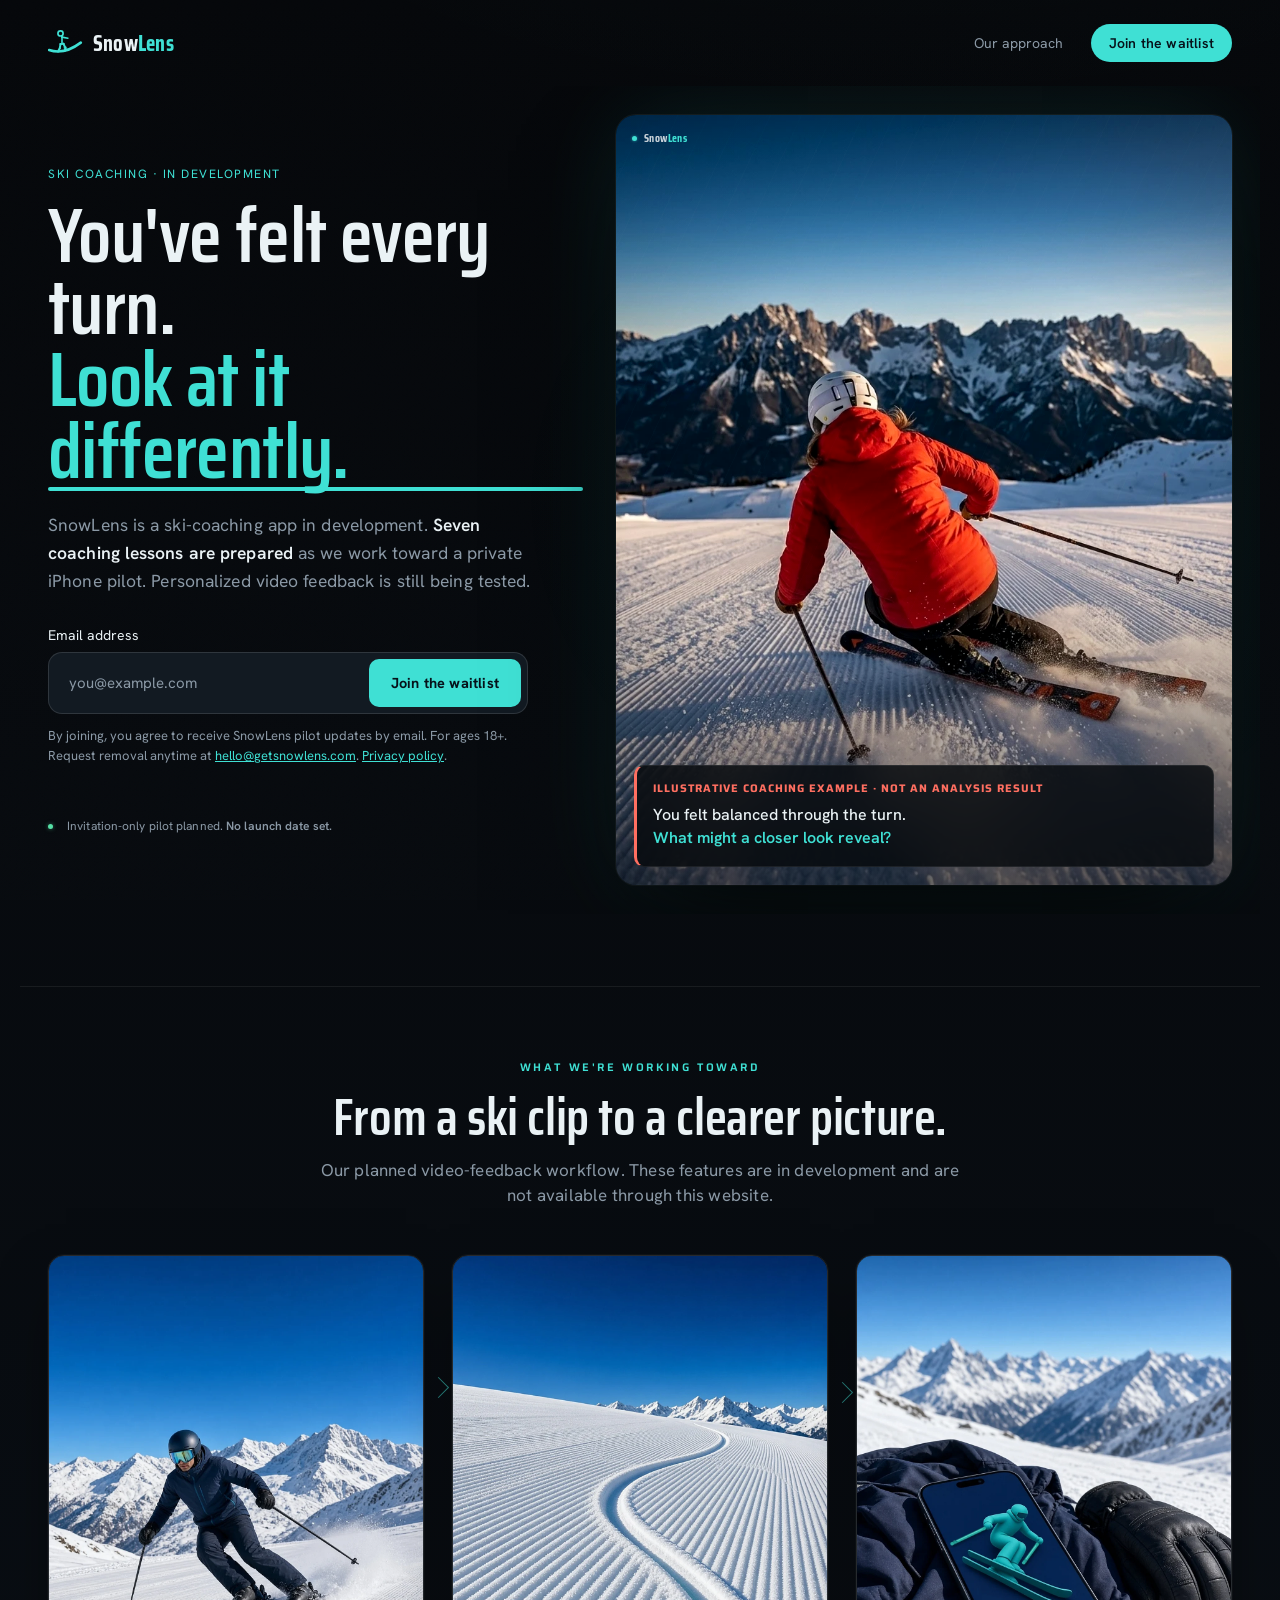
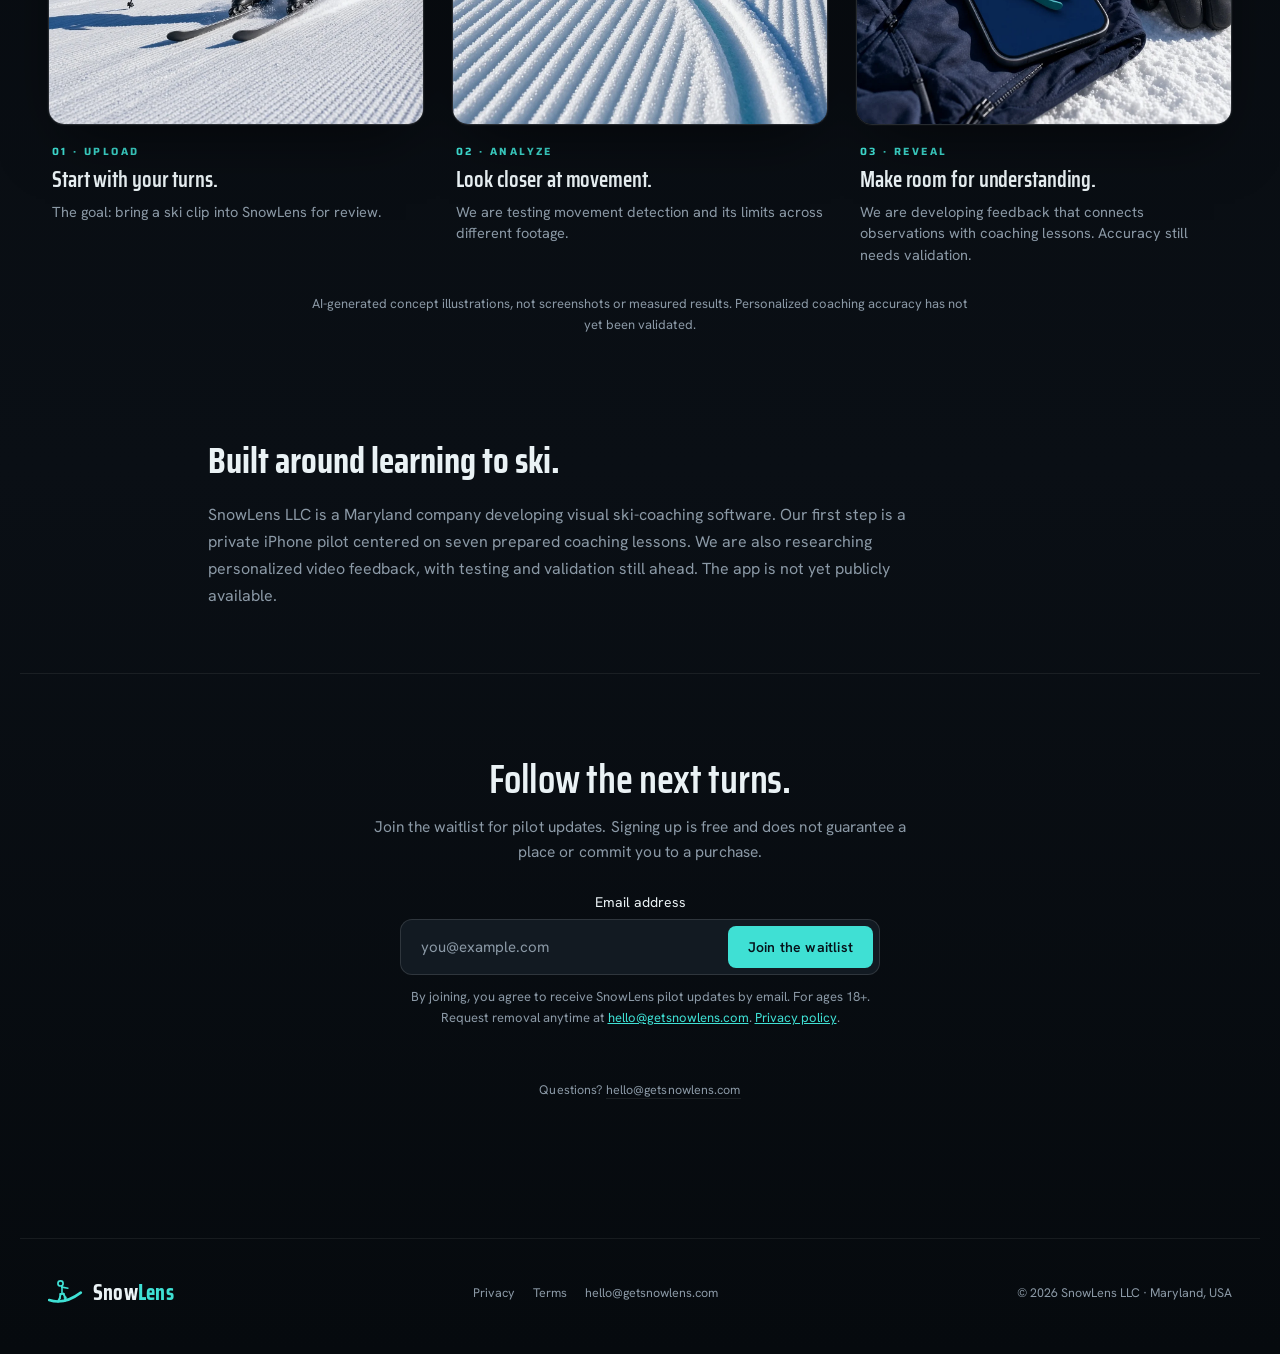
<file: index.html>
<!doctype html><html lang="en"><head><meta charset="utf-8"><meta name="viewport" content="width=device-width,initial-scale=1">
<title>SnowLens — Ski coaching, in development</title><meta name="description" content="Seven ski coaching lessons prepared. A private iPhone pilot is planned; personalized video analysis is still in development. Join the SnowLens waitlist."><link rel="canonical" href="https://www.getsnowlens.com/">
<meta property="og:type" content="website"><meta property="og:site_name" content="SnowLens"><meta property="og:title" content="SnowLens — Ski coaching, in development"><meta property="og:description" content="Seven ski coaching lessons prepared. A private iPhone pilot is planned; personalized video analysis is still in development. Join the SnowLens waitlist."><meta property="og:url" content="https://www.getsnowlens.com/"><meta property="og:image" content="https://www.getsnowlens.com/social.jpg"><meta property="og:image:width" content="1200"><meta property="og:image:height" content="630"><meta property="og:image:alt" content="Skier carving a turn in the snow">
<meta name="twitter:card" content="summary_large_image"><meta name="twitter:title" content="SnowLens — Ski coaching, in development"><meta name="twitter:description" content="Seven ski coaching lessons prepared. A private iPhone pilot is planned; personalized video analysis is still in development. Join the SnowLens waitlist."><meta name="twitter:image" content="https://www.getsnowlens.com/social.jpg">
<link rel="icon" href="/favicon.ico" sizes="any"><link rel="icon" type="image/svg+xml" href="/favicon.svg"><link rel="apple-touch-icon" href="/apple-touch-icon.png">
<link rel="preconnect" href="https://fonts.googleapis.com"><link rel="preconnect" href="https://fonts.gstatic.com" crossorigin><link href="https://fonts.googleapis.com/css2?family=Hanken+Grotesk:wght@400;500;600;700&amp;family=Saira+Condensed:wght@500;600;700&amp;family=Saira:wght@500;600&amp;display=swap" rel="stylesheet"><link rel="stylesheet" href="/styles.css"></head><body><a class="skip" href="#main">Skip to content</a><header><a class="wordmark" href="/" aria-label="SnowLens home"><svg class="logo" viewBox="6 12 98 76" xmlns="http://www.w3.org/2000/svg" aria-hidden="true"><path d="M9 69 Q50 83 95 49" fill="none" stroke="currentColor" stroke-width="7" stroke-linecap="round" stroke-linejoin="round"/><path d="M40 53 L38 64 L33 73.08" fill="none" stroke="currentColor" stroke-width="5.4" stroke-linecap="round" stroke-linejoin="round"/><path d="M48 52 L53 63 L52 70.75" fill="none" stroke="currentColor" stroke-width="5.4" stroke-linecap="round" stroke-linejoin="round"/><path d="M40 53 L48 52" fill="none" stroke="currentColor" stroke-width="4.4" stroke-linecap="round" stroke-linejoin="round"/><path d="M44 34 L44 52.5" fill="none" stroke="currentColor" stroke-width="4.4" stroke-linecap="round" stroke-linejoin="round"/><path d="M42.60 30.50 L44 34" fill="none" stroke="currentColor" stroke-width="4.4" stroke-linecap="round" stroke-linejoin="round"/><path d="M44 34 L60 37" fill="none" stroke="currentColor" stroke-width="4.4" stroke-linecap="round" stroke-linejoin="round"/><circle cx="40" cy="24" r="7" fill="none" stroke="currentColor" stroke-width="4.6"/><circle cx="40" cy="53" r="3" fill="currentColor"/><circle cx="48" cy="52" r="3" fill="currentColor"/><circle cx="38" cy="64" r="2.76" fill="currentColor"/><circle cx="53" cy="63" r="3.5" fill="none" stroke="currentColor" stroke-width="1.8"/></svg><span class="brand">Snow<b>Lens</b></span></a><nav class="nav" aria-label="Main navigation"><a href="#how">Our approach</a><a href="#emailForm" class="btn-tiny">Join the waitlist</a></nav></header><main id="main">
<section class="hero"><div class="col-copy"><p class="eyebrow">Ski coaching · In development</p>
<h1 class="headline">You've felt every turn.<br><span class="strike">Look at it differently.</span></h1>
<p class="sub">SnowLens is a ski-coaching app in development. <b>Seven coaching lessons are prepared</b> as we work toward a private iPhone pilot. Personalized video feedback is still being tested.</p>
<div class="cta-wrap"><label class="form-label" for="emailForm-email">Email address</label><form class="capture" id="emailForm" action="https://formspree.io/f/xdeewgpj" method="POST" aria-describedby="emailForm-note">
<input id="emailForm-email" type="email" name="email" autocomplete="email" placeholder="you@example.com" maxlength="254" required>
<input class="honeypot" type="text" name="_gotcha" tabindex="-1" autocomplete="off" aria-hidden="true">
<button type="submit"><span class="btn-label">Join the waitlist</span></button></form>
<p class="form-note" id="emailForm-note">By joining, you agree to receive SnowLens pilot updates by email. For ages 18+. Request removal anytime at <a href="mailto:hello@getsnowlens.com?subject=Remove%20me%20from%20the%20waitlist">hello@getsnowlens.com</a>. <a href="/privacy.html">Privacy policy</a>.</p>
<p class="form-status" id="emailForm-status" role="status" aria-live="polite" aria-atomic="true"></p><div class="trust"><span class="dot" aria-hidden="true"></span><span>Invitation-only pilot planned. <b>No launch date set.</b></span></div></div></div>
<div class="col-hero"><div class="hero-card" data-has-image="true"><div class="hero-frame"><div class="hero-photo" role="img" aria-label="Skier carving a turn in the snow"></div><div class="hero-wm"><span>Snow<b>Lens</b></span></div><div class="hero-insight"><span class="lbl">Illustrative coaching example · Not an analysis result</span><span class="obs">You felt balanced through the turn.<br><em>What might a closer look reveal?</em></span></div></div></div></div></section>
<section class="proof" id="how"><div class="proof-eye">What we're working toward</div><h2 class="proof-h">From a ski clip to a clearer picture.</h2><p class="proof-sub">Our planned video-feedback workflow. These features are in development and are not available through this website.</p><div class="proof-grid"><article class="proof-panel"><div class="proof-frame"><img class="proof-image" src="/01-upload.webp" alt="AI illustration of a skier making a turn" width="1200" height="1500" loading="lazy" decoding="async"></div><div class="proof-cap"><div class="step">01 · Upload</div><h3>Start with your turns.</h3><p>The goal: bring a ski clip into SnowLens for review.</p></div></article><article class="proof-panel"><div class="proof-frame"><img class="proof-image" src="/02-analyze.webp" alt="AI illustration of curved tracks in fresh snow" width="1200" height="1500" loading="lazy" decoding="async"></div><div class="proof-cap"><div class="step">02 · Analyze</div><h3>Look closer at movement.</h3><p>We are testing movement detection and its limits across different footage.</p></div></article><article class="proof-panel"><div class="proof-frame"><img class="proof-image" src="/03-reveal.webp" alt="AI concept illustration of a phone with a stylized skier; not an app screenshot" width="1200" height="1500" loading="lazy" decoding="async"></div><div class="proof-cap"><div class="step">03 · Reveal</div><h3>Make room for understanding.</h3><p>We are developing feedback that connects observations with coaching lessons. Accuracy still needs validation.</p></div></article></div><p class="image-note">AI-generated concept illustrations, not screenshots or measured results. Personalized coaching accuracy has not yet been validated.</p></section>
<section class="about" id="about"><h2>Built around learning to ski.</h2><p>SnowLens LLC is a Maryland company developing visual ski-coaching software. Our first step is a private iPhone pilot centered on seven prepared coaching lessons. We are also researching personalized video feedback, with testing and validation still ahead. The app is not yet publicly available.</p></section>
<section class="cta2"><h2 class="cta2-h">Follow the next turns.</h2><p class="cta2-sub">Join the waitlist for pilot updates. Signing up is free and does not guarantee a place or commit you to a purchase.</p><label class="form-label" for="emailForm2-email">Email address</label><form class="cta2-form" id="emailForm2" action="https://formspree.io/f/xdeewgpj" method="POST" aria-describedby="emailForm2-note">
<input id="emailForm2-email" type="email" name="email" autocomplete="email" placeholder="you@example.com" maxlength="254" required>
<input class="honeypot" type="text" name="_gotcha" tabindex="-1" autocomplete="off" aria-hidden="true">
<button type="submit"><span class="btn-label">Join the waitlist</span></button></form>
<p class="form-note" id="emailForm2-note">By joining, you agree to receive SnowLens pilot updates by email. For ages 18+. Request removal anytime at <a href="mailto:hello@getsnowlens.com?subject=Remove%20me%20from%20the%20waitlist">hello@getsnowlens.com</a>. <a href="/privacy.html">Privacy policy</a>.</p>
<p class="form-status" id="emailForm2-status" role="status" aria-live="polite" aria-atomic="true"></p><p class="cta2-support">Questions? <a href="mailto:hello@getsnowlens.com">hello@getsnowlens.com</a></p></section></main><footer><a class="wordmark" href="/" aria-label="SnowLens home"><svg class="logo" viewBox="6 12 98 76" xmlns="http://www.w3.org/2000/svg" aria-hidden="true"><path d="M9 69 Q50 83 95 49" fill="none" stroke="currentColor" stroke-width="7" stroke-linecap="round" stroke-linejoin="round"/><path d="M40 53 L38 64 L33 73.08" fill="none" stroke="currentColor" stroke-width="5.4" stroke-linecap="round" stroke-linejoin="round"/><path d="M48 52 L53 63 L52 70.75" fill="none" stroke="currentColor" stroke-width="5.4" stroke-linecap="round" stroke-linejoin="round"/><path d="M40 53 L48 52" fill="none" stroke="currentColor" stroke-width="4.4" stroke-linecap="round" stroke-linejoin="round"/><path d="M44 34 L44 52.5" fill="none" stroke="currentColor" stroke-width="4.4" stroke-linecap="round" stroke-linejoin="round"/><path d="M42.60 30.50 L44 34" fill="none" stroke="currentColor" stroke-width="4.4" stroke-linecap="round" stroke-linejoin="round"/><path d="M44 34 L60 37" fill="none" stroke="currentColor" stroke-width="4.4" stroke-linecap="round" stroke-linejoin="round"/><circle cx="40" cy="24" r="7" fill="none" stroke="currentColor" stroke-width="4.6"/><circle cx="40" cy="53" r="3" fill="currentColor"/><circle cx="48" cy="52" r="3" fill="currentColor"/><circle cx="38" cy="64" r="2.76" fill="currentColor"/><circle cx="53" cy="63" r="3.5" fill="none" stroke="currentColor" stroke-width="1.8"/></svg><span class="brand">Snow<b>Lens</b></span></a><div class="links"><a href="/privacy.html">Privacy</a><a href="/terms.html">Terms</a><a href="mailto:hello@getsnowlens.com">hello@getsnowlens.com</a></div><div>© 2026 SnowLens LLC · Maryland, USA</div></footer><script src="/waitlist.js" defer></script></body></html>
</file>
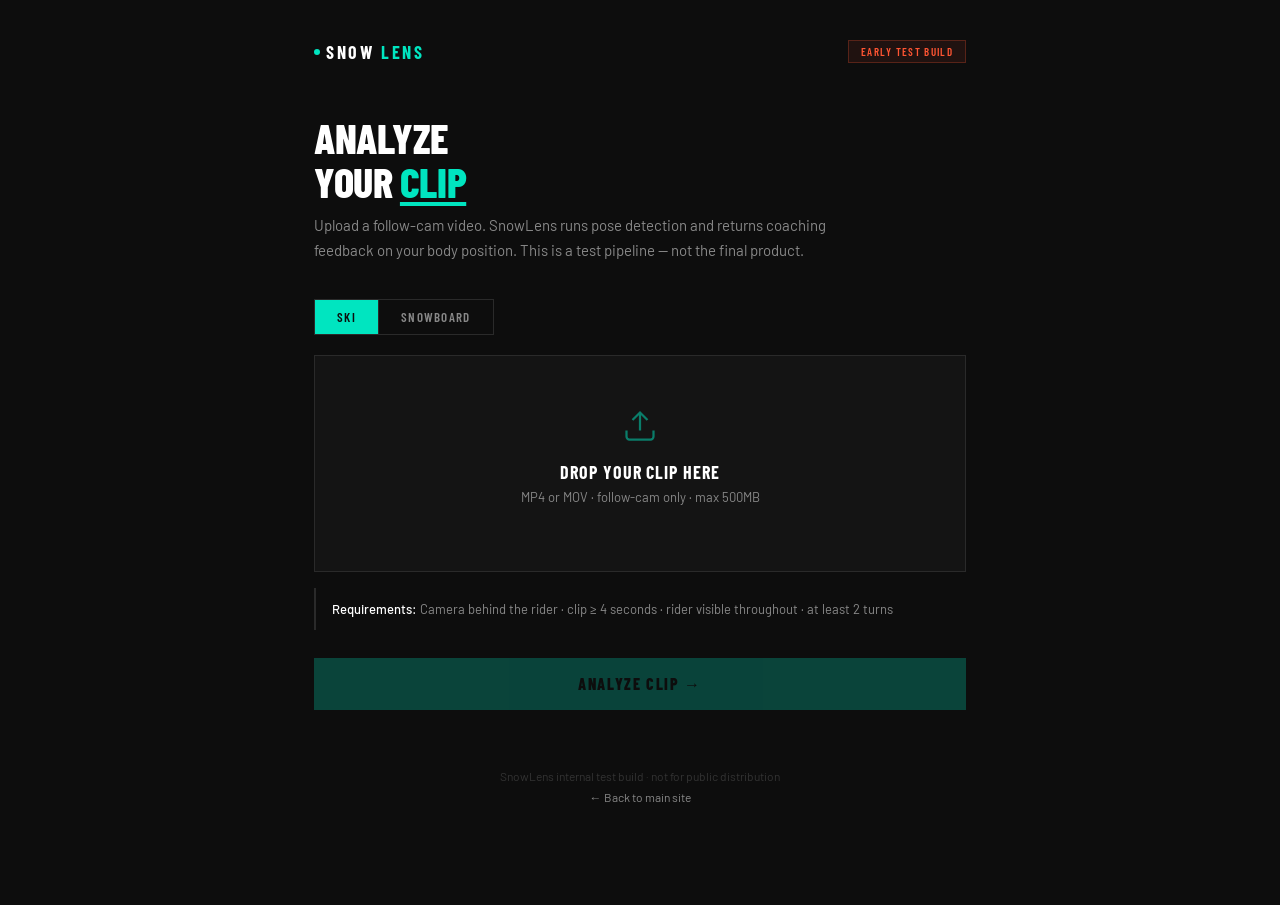
<file: analyze (1).html>
<!DOCTYPE html>
<html lang="en">
<head>
  <meta charset="UTF-8">
  <meta name="viewport" content="width=device-width, initial-scale=1.0">
  <title>SnowLens — Analyze</title>
  <link rel="preconnect" href="https://fonts.googleapis.com">
  <link href="https://fonts.googleapis.com/css2?family=Barlow+Condensed:wght@400;600;700;800&family=Barlow:wght@400;500&display=swap" rel="stylesheet">
  <style>
    *, *::before, *::after { box-sizing: border-box; margin: 0; padding: 0; }

    :root {
      --bg: #0d0d0d;
      --surface: #141414;
      --border: #1e1e1e;
      --border-lit: #2a2a2a;
      --text: #ffffff;
      --text-muted: #888888;
      --text-dim: #333333;
      --cyan: #00e5c0;
      --cyan-dim: rgba(0, 229, 192, 0.07);
      --cyan-border: rgba(0, 229, 192, 0.2);
      --coral: #ff5533;
      --coral-dim: rgba(255, 85, 51, 0.08);
      --coral-border: rgba(255, 85, 51, 0.25);
      --display: 'Barlow Condensed', sans-serif;
      --body: 'Barlow', sans-serif;
    }

    html, body {
      background: var(--bg);
      color: var(--text);
      font-family: var(--body);
      min-height: 100vh;
    }

    .page {
      max-width: 700px;
      margin: 0 auto;
      padding: 40px 24px 96px;
    }

    /* ── Header ── */
    .header {
      display: flex;
      align-items: center;
      justify-content: space-between;
      margin-bottom: 52px;
    }

    .logo {
      font-family: var(--display);
      font-size: 18px;
      font-weight: 700;
      letter-spacing: 0.15em;
      text-transform: uppercase;
      color: var(--text);
      text-decoration: none;
      display: flex;
      align-items: center;
      gap: 6px;
    }

    .logo-dot {
      width: 6px;
      height: 6px;
      border-radius: 50%;
      background: var(--cyan);
      display: inline-block;
    }

    .logo em { color: var(--cyan); font-style: normal; }

    .badge {
      font-family: var(--display);
      font-size: 11px;
      font-weight: 600;
      letter-spacing: 0.12em;
      text-transform: uppercase;
      color: var(--coral);
      border: 1px solid var(--coral-border);
      padding: 4px 12px;
      background: var(--coral-dim);
    }

    /* ── Title ── */
    .title-block { margin-bottom: 36px; }

    .title-block h1 {
      font-family: var(--display);
      font-size: 42px;
      font-weight: 800;
      line-height: 1.05;
      letter-spacing: -0.01em;
      text-transform: uppercase;
      margin-bottom: 10px;
    }

    .title-block h1 em {
      color: var(--cyan);
      font-style: normal;
      text-decoration: underline;
      text-decoration-color: var(--cyan);
      text-underline-offset: 4px;
    }

    .title-block p {
      font-size: 15px;
      color: var(--text-muted);
      line-height: 1.65;
      max-width: 520px;
    }

    /* ── Sport toggle ── */
    .sport-toggle {
      display: flex;
      gap: 0;
      margin-bottom: 20px;
      border: 1px solid var(--border-lit);
      display: inline-flex;
    }

    .sport-btn {
      font-family: var(--display);
      font-size: 13px;
      font-weight: 600;
      letter-spacing: 0.1em;
      text-transform: uppercase;
      padding: 9px 22px;
      background: transparent;
      border: none;
      color: var(--text-muted);
      cursor: pointer;
      transition: all 0.15s;
    }

    .sport-btn + .sport-btn { border-left: 1px solid var(--border-lit); }

    .sport-btn.active {
      background: var(--cyan);
      color: #0d0d0d;
    }

    .sport-btn:hover:not(.active) { color: var(--text); background: var(--surface); }

    /* ── Upload zone ── */
    .upload-zone {
      border: 1px solid var(--border-lit);
      background: var(--surface);
      padding: 52px 32px;
      text-align: center;
      cursor: pointer;
      transition: all 0.2s;
      position: relative;
      margin-bottom: 16px;
    }

    .upload-zone:hover,
    .upload-zone.drag-over {
      border-color: var(--cyan-border);
      background: var(--cyan-dim);
    }

    .upload-zone input[type="file"] {
      position: absolute;
      inset: 0;
      opacity: 0;
      cursor: pointer;
      width: 100%;
      height: 100%;
    }

    .upload-icon {
      width: 36px;
      height: 36px;
      margin: 0 auto 14px;
      color: var(--cyan);
      opacity: 0.5;
    }

    .upload-zone h2 {
      font-family: var(--display);
      font-size: 18px;
      font-weight: 700;
      letter-spacing: 0.05em;
      text-transform: uppercase;
      color: var(--text);
      margin-bottom: 6px;
    }

    .upload-zone p {
      font-size: 13px;
      color: var(--text-muted);
    }

    .file-selected {
      margin-top: 14px;
      font-size: 13px;
      color: var(--cyan);
      font-weight: 500;
    }

    /* ── Requirements ── */
    .requirements {
      border-left: 2px solid var(--border-lit);
      padding: 10px 16px;
      margin-bottom: 28px;
    }

    .requirements p {
      font-size: 13px;
      color: var(--text-muted);
      line-height: 1.7;
    }

    .requirements p strong { color: var(--text); font-weight: 500; }

    /* ── Submit ── */
    .submit-btn {
      width: 100%;
      padding: 16px;
      background: var(--cyan);
      color: #0d0d0d;
      border: none;
      font-family: var(--display);
      font-size: 16px;
      font-weight: 800;
      letter-spacing: 0.1em;
      text-transform: uppercase;
      cursor: pointer;
      transition: opacity 0.15s;
    }

    .submit-btn:hover { opacity: 0.88; }
    .submit-btn:disabled { opacity: 0.25; cursor: not-allowed; }

    /* ── States ── */
    #state-idle { display: block; }
    #state-processing, #state-result, #state-error { display: none; }

    /* ── Processing ── */
    .processing-block {
      padding: 80px 0;
      text-align: center;
    }

    .spinner {
      width: 36px;
      height: 36px;
      border: 2px solid var(--border-lit);
      border-top-color: var(--cyan);
      border-radius: 50%;
      margin: 0 auto 24px;
      animation: spin 0.85s linear infinite;
    }

    @keyframes spin { to { transform: rotate(360deg); } }

    .processing-block h2 {
      font-family: var(--display);
      font-size: 22px;
      font-weight: 700;
      text-transform: uppercase;
      letter-spacing: 0.05em;
      margin-bottom: 8px;
    }

    .processing-block p { font-size: 14px; color: var(--text-muted); }

    .processing-step {
      margin-top: 28px;
      font-size: 12px;
      color: var(--text-dim);
      letter-spacing: 0.06em;
      text-transform: uppercase;
      font-family: var(--display);
      min-height: 18px;
    }

    /* ── Result ── */
    .result-block { animation: fadeUp 0.35s ease; }
    @keyframes fadeUp { from { opacity: 0; transform: translateY(10px); } to { opacity: 1; transform: none; } }

    .result-eyebrow {
      font-family: var(--display);
      font-size: 11px;
      font-weight: 600;
      letter-spacing: 0.14em;
      text-transform: uppercase;
      color: var(--coral);
      margin-bottom: 14px;
    }

    .coaching-card {
      background: var(--surface);
      border: 1px solid var(--border-lit);
      border-left: 3px solid var(--cyan);
      padding: 28px 32px;
      margin-bottom: 20px;
    }

    .coaching-card p {
      font-size: 17px;
      line-height: 1.75;
      color: var(--text);
    }

    .meta-row {
      display: flex;
      flex-wrap: wrap;
      gap: 10px;
      margin-bottom: 36px;
    }

    .meta-pill {
      font-family: var(--display);
      font-size: 12px;
      font-weight: 600;
      letter-spacing: 0.08em;
      text-transform: uppercase;
      color: var(--text-muted);
      background: var(--surface);
      border: 1px solid var(--border-lit);
      padding: 5px 14px;
    }

    .meta-pill span { color: var(--cyan); }

    .divider {
      border: none;
      border-top: 1px solid var(--border);
      margin: 32px 0;
    }

    .again-btn {
      font-family: var(--display);
      font-size: 13px;
      font-weight: 600;
      letter-spacing: 0.08em;
      text-transform: uppercase;
      padding: 10px 20px;
      background: transparent;
      border: 1px solid var(--border-lit);
      color: var(--text-muted);
      cursor: pointer;
      transition: all 0.15s;
    }

    .again-btn:hover { border-color: var(--cyan-border); color: var(--cyan); }

    /* ── Error ── */
    .error-card {
      background: var(--coral-dim);
      border: 1px solid var(--coral-border);
      padding: 22px 26px;
      margin-bottom: 24px;
    }

    .error-card h3 {
      font-family: var(--display);
      font-size: 14px;
      font-weight: 700;
      letter-spacing: 0.08em;
      text-transform: uppercase;
      color: var(--coral);
      margin-bottom: 8px;
    }

    .error-card p { font-size: 14px; color: var(--text-muted); line-height: 1.6; }

    /* ── Footer ── */
    .footer-note {
      margin-top: 56px;
      font-size: 12px;
      color: var(--text-dim);
      text-align: center;
      line-height: 1.8;
    }

    .footer-note a { color: var(--text-muted); text-decoration: none; }
    .footer-note a:hover { color: var(--cyan); }
  </style>
</head>
<body>

<div class="page">

  <header class="header">
    <a href="/" class="logo">
      <span class="logo-dot"></span>
      Snow <em>Lens</em>
    </a>
    <div class="badge">Early Test Build</div>
  </header>

  <!-- IDLE -->
  <div id="state-idle">
    <div class="title-block">
      <h1>Analyze<br>your <em>clip</em></h1>
      <p>Upload a follow-cam video. SnowLens runs pose detection and returns coaching feedback on your body position. This is a test pipeline — not the final product.</p>
    </div>

    <div class="sport-toggle">
      <button class="sport-btn active" onclick="setSport('ski', this)">Ski</button>
      <button class="sport-btn" onclick="setSport('snowboard', this)">Snowboard</button>
    </div>

    <div class="upload-zone" id="upload-zone">
      <input type="file" id="video-input" accept="video/*" onchange="onFileSelected(this)">
      <svg class="upload-icon" viewBox="0 0 24 24" fill="none" stroke="currentColor" stroke-width="1.5">
        <path d="M21 15v4a2 2 0 01-2 2H5a2 2 0 01-2-2v-4M17 8l-5-5-5 5M12 3v12"/>
      </svg>
      <h2>Drop your clip here</h2>
      <p>MP4 or MOV · follow-cam only · max 500MB</p>
      <div class="file-selected" id="file-name-display"></div>
    </div>

    <div class="requirements">
      <p><strong>Requirements:</strong> Camera behind the rider · clip ≥ 4 seconds · rider visible throughout · at least 2 turns</p>
    </div>

    <button class="submit-btn" id="submit-btn" onclick="submitVideo()" disabled>
      Analyze clip →
    </button>
  </div>

  <!-- PROCESSING -->
  <div id="state-processing">
    <div class="processing-block">
      <div class="spinner"></div>
      <h2>Analyzing your clip</h2>
      <p>Running pose detection and generating coaching feedback.</p>
      <div class="processing-step" id="processing-step">Initializing...</div>
    </div>
  </div>

  <!-- RESULT -->
  <div id="state-result">
    <div class="result-block">
      <div class="result-eyebrow">What actually happened</div>
      <div class="coaching-card">
        <p id="coaching-text"></p>
      </div>
      <div class="meta-row" id="meta-row"></div>
      <hr class="divider">
      <button class="again-btn" onclick="resetPage()">← Analyze another clip</button>
    </div>
  </div>

  <!-- ERROR -->
  <div id="state-error">
    <div class="error-card">
      <h3>Clip rejected</h3>
      <p id="error-text"></p>
    </div>
    <button class="again-btn" onclick="resetPage()">← Try another clip</button>
  </div>

  <div class="footer-note">
    SnowLens internal test build · not for public distribution<br>
    <a href="/">← Back to main site</a>
  </div>

</div>

<script>
  const MODAL_URL = 'https://d3lynch26-stack--snowlens-v2-analyze-cors.modal.run';

  let selectedFile = null;
  let selectedSport = 'ski';

  function setSport(sport, btn) {
    selectedSport = sport;
    document.querySelectorAll('.sport-btn').forEach(b => b.classList.remove('active'));
    btn.classList.add('active');
  }

  function onFileSelected(input) {
    if (input.files && input.files[0]) {
      selectedFile = input.files[0];
      document.getElementById('file-name-display').textContent = selectedFile.name;
      document.getElementById('submit-btn').disabled = false;
    }
  }

  const zone = document.getElementById('upload-zone');
  zone.addEventListener('dragover', e => { e.preventDefault(); zone.classList.add('drag-over'); });
  zone.addEventListener('dragleave', () => zone.classList.remove('drag-over'));
  zone.addEventListener('drop', e => {
    e.preventDefault();
    zone.classList.remove('drag-over');
    const file = e.dataTransfer.files[0];
    if (file && file.type.startsWith('video/')) {
      selectedFile = file;
      document.getElementById('file-name-display').textContent = file.name;
      document.getElementById('submit-btn').disabled = false;
    }
  });

  function setState(name) {
    ['idle','processing','result','error'].forEach(s => {
      document.getElementById(`state-${s}`).style.display = s === name ? 'block' : 'none';
    });
  }

  const steps = [
    'Uploading clip...',
    'Running pose detection...',
    'Computing separation angle...',
    'Generating coaching feedback...',
    'Almost done...',
  ];

  function cycleSteps() {
    let i = 0;
    const el = document.getElementById('processing-step');
    el.textContent = steps[0];
    return setInterval(() => {
      i = Math.min(i + 1, steps.length - 1);
      el.textContent = steps[i];
    }, 8000);
  }

  async function submitVideo() {
    if (!selectedFile) return;
    setState('processing');
    const timer = cycleSteps();
    try {
      const fd = new FormData();
      fd.append('video', selectedFile);
      fd.append('sport', selectedSport);
      const res = await fetch(MODAL_URL, { method: 'POST', body: fd });
      clearInterval(timer);
      if (!res.ok) throw new Error(`Server error ${res.status}`);
      const data = await res.json();
      if (data.status === 'rejected') {
        document.getElementById('error-text').textContent =
          data.reasons ? data.reasons.join(' ') : 'Clip did not pass quality gate.';
        setState('error');
        return;
      }
      document.getElementById('coaching-text').textContent = data.coaching || 'Analysis complete.';
      const row = document.getElementById('meta-row');
      row.innerHTML = '';
      if (data.separation_angle != null)
        row.innerHTML += `<div class="meta-pill">Separation <span>${data.separation_angle}°</span></div>`;
      row.innerHTML += `<div class="meta-pill">Sport <span>${data.sport}</span></div>`;
      if (data.prior_session)
        row.innerHTML += `<div class="meta-pill">vs ${data.prior_session.date} <span>${data.prior_session.separation_angle}°</span></div>`;
      setState('result');
    } catch (err) {
      clearInterval(timer);
      document.getElementById('error-text').textContent = err.message || 'Something went wrong.';
      setState('error');
    }
  }

  function resetPage() {
    selectedFile = null;
    document.getElementById('file-name-display').textContent = '';
    document.getElementById('submit-btn').disabled = true;
    document.getElementById('video-input').value = '';
    setState('idle');
  }
</script>
</body>
</html>
</file>
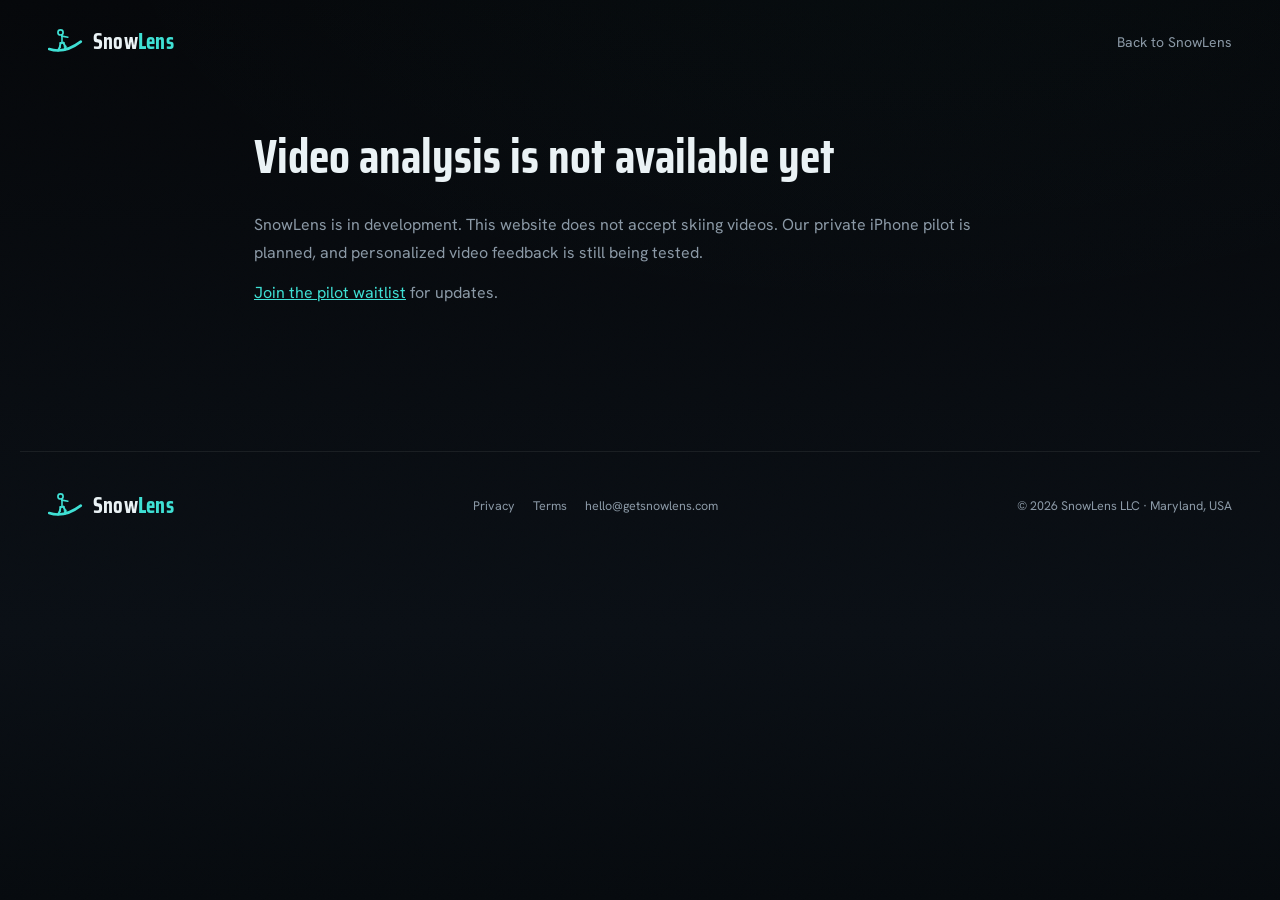
<file: analyze.html>
<!doctype html><html lang="en"><head><meta charset="utf-8"><meta name="viewport" content="width=device-width,initial-scale=1">
<title>Video analysis is not available yet — SnowLens</title><meta name="robots" content="noindex, nofollow">


<link rel="icon" href="/favicon.ico" sizes="any"><link rel="icon" type="image/svg+xml" href="/favicon.svg"><link rel="apple-touch-icon" href="/apple-touch-icon.png">
<link rel="preconnect" href="https://fonts.googleapis.com"><link rel="preconnect" href="https://fonts.gstatic.com" crossorigin><link href="https://fonts.googleapis.com/css2?family=Hanken+Grotesk:wght@400;500;600;700&amp;family=Saira+Condensed:wght@500;600;700&amp;family=Saira:wght@500;600&amp;display=swap" rel="stylesheet"><link rel="stylesheet" href="/styles.css"></head><body><a class="skip" href="#main">Skip to content</a><header><a class="wordmark" href="/" aria-label="SnowLens home"><svg class="logo" viewBox="6 12 98 76" xmlns="http://www.w3.org/2000/svg" aria-hidden="true"><path d="M9 69 Q50 83 95 49" fill="none" stroke="currentColor" stroke-width="7" stroke-linecap="round" stroke-linejoin="round"/><path d="M40 53 L38 64 L33 73.08" fill="none" stroke="currentColor" stroke-width="5.4" stroke-linecap="round" stroke-linejoin="round"/><path d="M48 52 L53 63 L52 70.75" fill="none" stroke="currentColor" stroke-width="5.4" stroke-linecap="round" stroke-linejoin="round"/><path d="M40 53 L48 52" fill="none" stroke="currentColor" stroke-width="4.4" stroke-linecap="round" stroke-linejoin="round"/><path d="M44 34 L44 52.5" fill="none" stroke="currentColor" stroke-width="4.4" stroke-linecap="round" stroke-linejoin="round"/><path d="M42.60 30.50 L44 34" fill="none" stroke="currentColor" stroke-width="4.4" stroke-linecap="round" stroke-linejoin="round"/><path d="M44 34 L60 37" fill="none" stroke="currentColor" stroke-width="4.4" stroke-linecap="round" stroke-linejoin="round"/><circle cx="40" cy="24" r="7" fill="none" stroke="currentColor" stroke-width="4.6"/><circle cx="40" cy="53" r="3" fill="currentColor"/><circle cx="48" cy="52" r="3" fill="currentColor"/><circle cx="38" cy="64" r="2.76" fill="currentColor"/><circle cx="53" cy="63" r="3.5" fill="none" stroke="currentColor" stroke-width="1.8"/></svg><span class="brand">Snow<b>Lens</b></span></a><nav class="nav"><a href="/">Back to SnowLens</a></nav></header><main class="legal" id="main"><h1>Video analysis is not available yet</h1><p>SnowLens is in development. This website does not accept skiing videos. Our private iPhone pilot is planned, and personalized video feedback is still being tested.</p><p><a href="/#emailForm">Join the pilot waitlist</a> for updates.</p></main><footer><a class="wordmark" href="/" aria-label="SnowLens home"><svg class="logo" viewBox="6 12 98 76" xmlns="http://www.w3.org/2000/svg" aria-hidden="true"><path d="M9 69 Q50 83 95 49" fill="none" stroke="currentColor" stroke-width="7" stroke-linecap="round" stroke-linejoin="round"/><path d="M40 53 L38 64 L33 73.08" fill="none" stroke="currentColor" stroke-width="5.4" stroke-linecap="round" stroke-linejoin="round"/><path d="M48 52 L53 63 L52 70.75" fill="none" stroke="currentColor" stroke-width="5.4" stroke-linecap="round" stroke-linejoin="round"/><path d="M40 53 L48 52" fill="none" stroke="currentColor" stroke-width="4.4" stroke-linecap="round" stroke-linejoin="round"/><path d="M44 34 L44 52.5" fill="none" stroke="currentColor" stroke-width="4.4" stroke-linecap="round" stroke-linejoin="round"/><path d="M42.60 30.50 L44 34" fill="none" stroke="currentColor" stroke-width="4.4" stroke-linecap="round" stroke-linejoin="round"/><path d="M44 34 L60 37" fill="none" stroke="currentColor" stroke-width="4.4" stroke-linecap="round" stroke-linejoin="round"/><circle cx="40" cy="24" r="7" fill="none" stroke="currentColor" stroke-width="4.6"/><circle cx="40" cy="53" r="3" fill="currentColor"/><circle cx="48" cy="52" r="3" fill="currentColor"/><circle cx="38" cy="64" r="2.76" fill="currentColor"/><circle cx="53" cy="63" r="3.5" fill="none" stroke="currentColor" stroke-width="1.8"/></svg><span class="brand">Snow<b>Lens</b></span></a><div class="links"><a href="/privacy.html">Privacy</a><a href="/terms.html">Terms</a><a href="mailto:hello@getsnowlens.com">hello@getsnowlens.com</a></div><div>© 2026 SnowLens LLC · Maryland, USA</div></footer></body></html>
</file>
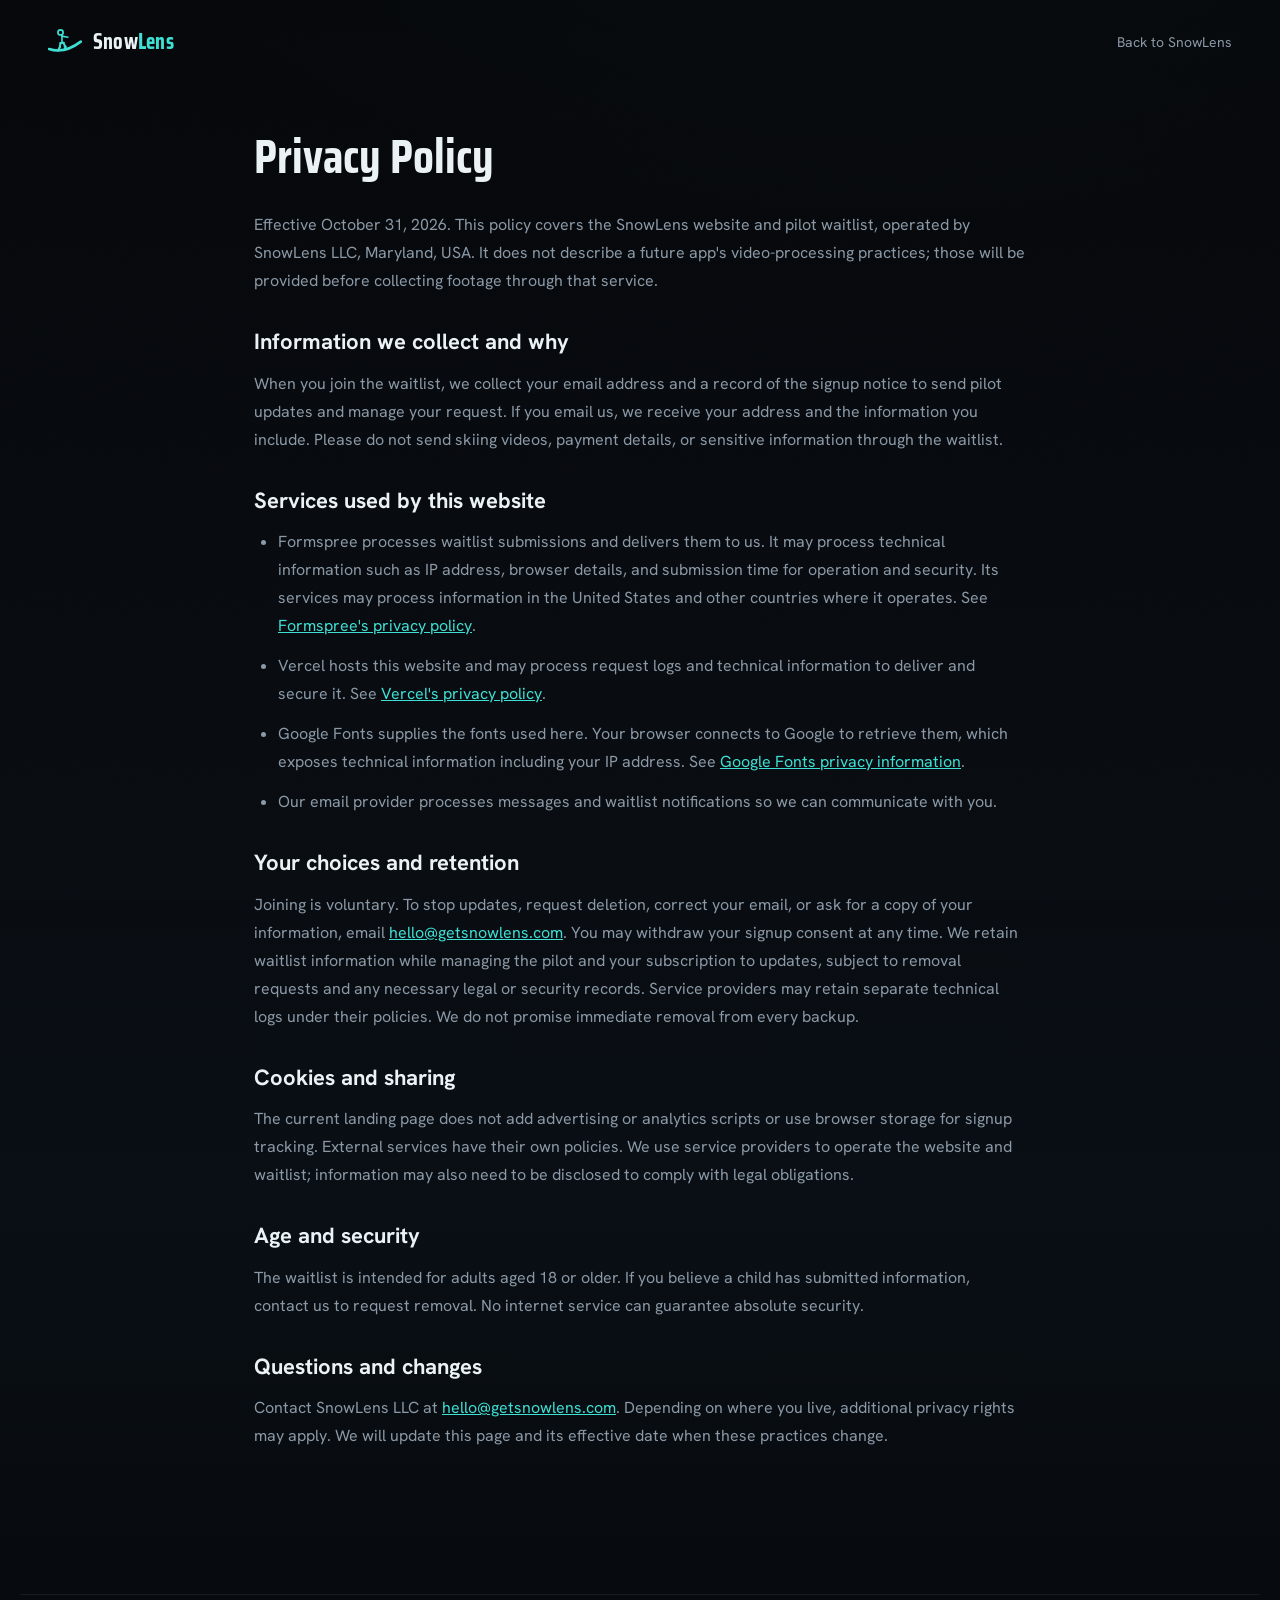
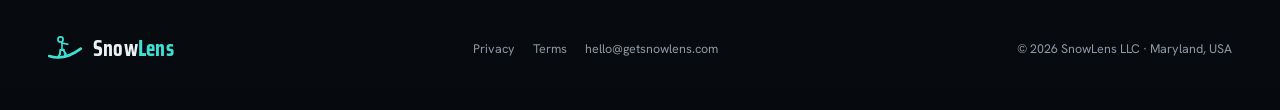
<file: privacy.html>
<!doctype html><html lang="en"><head><meta charset="utf-8"><meta name="viewport" content="width=device-width,initial-scale=1">
<title>Privacy Policy — SnowLens</title><meta name="description" content="Privacy Policy for the SnowLens website and pilot waitlist."><link rel="canonical" href="https://www.getsnowlens.com/privacy.html">
<meta property="og:type" content="website"><meta property="og:site_name" content="SnowLens"><meta property="og:title" content="Privacy Policy — SnowLens"><meta property="og:description" content="Privacy Policy for the SnowLens website and pilot waitlist."><meta property="og:url" content="https://www.getsnowlens.com/privacy.html"><meta property="og:image" content="https://www.getsnowlens.com/social.jpg"><meta property="og:image:width" content="1200"><meta property="og:image:height" content="630"><meta property="og:image:alt" content="Skier carving a turn in the snow">
<meta name="twitter:card" content="summary_large_image"><meta name="twitter:title" content="Privacy Policy — SnowLens"><meta name="twitter:description" content="Privacy Policy for the SnowLens website and pilot waitlist."><meta name="twitter:image" content="https://www.getsnowlens.com/social.jpg">
<link rel="icon" href="/favicon.ico" sizes="any"><link rel="icon" type="image/svg+xml" href="/favicon.svg"><link rel="apple-touch-icon" href="/apple-touch-icon.png">
<link rel="preconnect" href="https://fonts.googleapis.com"><link rel="preconnect" href="https://fonts.gstatic.com" crossorigin><link href="https://fonts.googleapis.com/css2?family=Hanken+Grotesk:wght@400;500;600;700&amp;family=Saira+Condensed:wght@500;600;700&amp;family=Saira:wght@500;600&amp;display=swap" rel="stylesheet"><link rel="stylesheet" href="/styles.css"></head><body><a class="skip" href="#main">Skip to content</a><header><a class="wordmark" href="/" aria-label="SnowLens home"><svg class="logo" viewBox="6 12 98 76" xmlns="http://www.w3.org/2000/svg" aria-hidden="true"><path d="M9 69 Q50 83 95 49" fill="none" stroke="currentColor" stroke-width="7" stroke-linecap="round" stroke-linejoin="round"/><path d="M40 53 L38 64 L33 73.08" fill="none" stroke="currentColor" stroke-width="5.4" stroke-linecap="round" stroke-linejoin="round"/><path d="M48 52 L53 63 L52 70.75" fill="none" stroke="currentColor" stroke-width="5.4" stroke-linecap="round" stroke-linejoin="round"/><path d="M40 53 L48 52" fill="none" stroke="currentColor" stroke-width="4.4" stroke-linecap="round" stroke-linejoin="round"/><path d="M44 34 L44 52.5" fill="none" stroke="currentColor" stroke-width="4.4" stroke-linecap="round" stroke-linejoin="round"/><path d="M42.60 30.50 L44 34" fill="none" stroke="currentColor" stroke-width="4.4" stroke-linecap="round" stroke-linejoin="round"/><path d="M44 34 L60 37" fill="none" stroke="currentColor" stroke-width="4.4" stroke-linecap="round" stroke-linejoin="round"/><circle cx="40" cy="24" r="7" fill="none" stroke="currentColor" stroke-width="4.6"/><circle cx="40" cy="53" r="3" fill="currentColor"/><circle cx="48" cy="52" r="3" fill="currentColor"/><circle cx="38" cy="64" r="2.76" fill="currentColor"/><circle cx="53" cy="63" r="3.5" fill="none" stroke="currentColor" stroke-width="1.8"/></svg><span class="brand">Snow<b>Lens</b></span></a><nav class="nav"><a href="/">Back to SnowLens</a></nav></header><main class="legal" id="main"><h1>Privacy Policy</h1><p>Effective October 31, 2026. This policy covers the SnowLens website and pilot waitlist, operated by SnowLens LLC, Maryland, USA. It does not describe a future app's video-processing practices; those will be provided before collecting footage through that service.</p>
<h2>Information we collect and why</h2><p>When you join the waitlist, we collect your email address and a record of the signup notice to send pilot updates and manage your request. If you email us, we receive your address and the information you include. Please do not send skiing videos, payment details, or sensitive information through the waitlist.</p>
<h2>Services used by this website</h2><ul><li>Formspree processes waitlist submissions and delivers them to us. It may process technical information such as IP address, browser details, and submission time for operation and security. Its services may process information in the United States and other countries where it operates. See <a href="https://formspree.io/legal/privacy-policy/">Formspree's privacy policy</a>.</li><li>Vercel hosts this website and may process request logs and technical information to deliver and secure it. See <a href="https://vercel.com/legal/privacy-policy">Vercel's privacy policy</a>.</li><li>Google Fonts supplies the fonts used here. Your browser connects to Google to retrieve them, which exposes technical information including your IP address. See <a href="https://developers.google.com/fonts/faq/privacy">Google Fonts privacy information</a>.</li><li>Our email provider processes messages and waitlist notifications so we can communicate with you.</li></ul>
<h2>Your choices and retention</h2><p>Joining is voluntary. To stop updates, request deletion, correct your email, or ask for a copy of your information, email <a href="mailto:hello@getsnowlens.com">hello@getsnowlens.com</a>. You may withdraw your signup consent at any time. We retain waitlist information while managing the pilot and your subscription to updates, subject to removal requests and any necessary legal or security records. Service providers may retain separate technical logs under their policies. We do not promise immediate removal from every backup.</p>
<h2>Cookies and sharing</h2><p>The current landing page does not add advertising or analytics scripts or use browser storage for signup tracking. External services have their own policies. We use service providers to operate the website and waitlist; information may also need to be disclosed to comply with legal obligations.</p>
<h2>Age and security</h2><p>The waitlist is intended for adults aged 18 or older. If you believe a child has submitted information, contact us to request removal. No internet service can guarantee absolute security.</p>
<h2>Questions and changes</h2><p>Contact SnowLens LLC at <a href="mailto:hello@getsnowlens.com">hello@getsnowlens.com</a>. Depending on where you live, additional privacy rights may apply. We will update this page and its effective date when these practices change.</p></main><footer><a class="wordmark" href="/" aria-label="SnowLens home"><svg class="logo" viewBox="6 12 98 76" xmlns="http://www.w3.org/2000/svg" aria-hidden="true"><path d="M9 69 Q50 83 95 49" fill="none" stroke="currentColor" stroke-width="7" stroke-linecap="round" stroke-linejoin="round"/><path d="M40 53 L38 64 L33 73.08" fill="none" stroke="currentColor" stroke-width="5.4" stroke-linecap="round" stroke-linejoin="round"/><path d="M48 52 L53 63 L52 70.75" fill="none" stroke="currentColor" stroke-width="5.4" stroke-linecap="round" stroke-linejoin="round"/><path d="M40 53 L48 52" fill="none" stroke="currentColor" stroke-width="4.4" stroke-linecap="round" stroke-linejoin="round"/><path d="M44 34 L44 52.5" fill="none" stroke="currentColor" stroke-width="4.4" stroke-linecap="round" stroke-linejoin="round"/><path d="M42.60 30.50 L44 34" fill="none" stroke="currentColor" stroke-width="4.4" stroke-linecap="round" stroke-linejoin="round"/><path d="M44 34 L60 37" fill="none" stroke="currentColor" stroke-width="4.4" stroke-linecap="round" stroke-linejoin="round"/><circle cx="40" cy="24" r="7" fill="none" stroke="currentColor" stroke-width="4.6"/><circle cx="40" cy="53" r="3" fill="currentColor"/><circle cx="48" cy="52" r="3" fill="currentColor"/><circle cx="38" cy="64" r="2.76" fill="currentColor"/><circle cx="53" cy="63" r="3.5" fill="none" stroke="currentColor" stroke-width="1.8"/></svg><span class="brand">Snow<b>Lens</b></span></a><div class="links"><a href="/privacy.html">Privacy</a><a href="/terms.html">Terms</a><a href="mailto:hello@getsnowlens.com">hello@getsnowlens.com</a></div><div>© 2026 SnowLens LLC · Maryland, USA</div></footer></body></html>
</file>
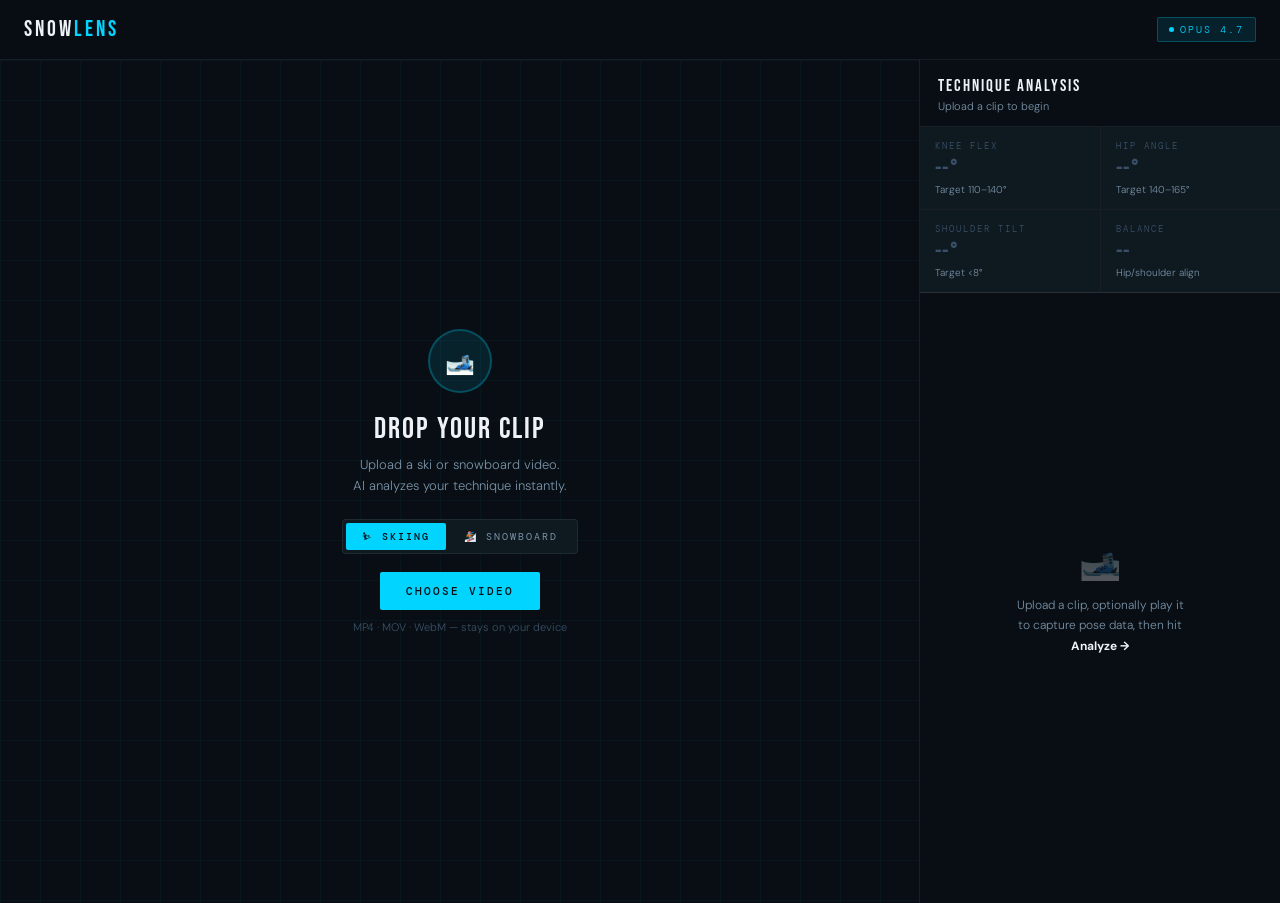
<file: snowlens-app.html>
<!DOCTYPE html>
<html lang="en">
<head>
<meta charset="UTF-8">
<meta name="viewport" content="width=device-width, initial-scale=1.0">
<title>SnowLens — AI Ski Coach</title>
<link href="https://fonts.googleapis.com/css2?family=Bebas+Neue&family=DM+Sans:wght@300;400;500&family=DM+Mono:wght@400;500&display=swap" rel="stylesheet">
<style>
  :root {
    --bg:#080e14;--surface:#0e1920;--surface2:#132030;
    --border:rgba(255,255,255,0.07);--white:#eef2f6;--muted:#7a93a8;--dim:#3a5068;
    --cyan:#00d4ff;--cyan-dim:rgba(0,212,255,0.1);--cyan-border:rgba(0,212,255,0.25);
    --red:#ff4444;--red-dim:rgba(255,68,68,0.1);
    --green:#00e5a0;--green-dim:rgba(0,229,160,0.1);--amber:#ffb347;
  }
  *,*::before,*::after{margin:0;padding:0;box-sizing:border-box;}
  body{background:var(--bg);color:var(--white);font-family:'DM Sans',sans-serif;font-weight:300;min-height:100vh;overflow-x:hidden;}

  header{display:flex;align-items:center;justify-content:space-between;padding:16px 24px;border-bottom:1px solid var(--border);background:rgba(8,14,20,0.96);position:sticky;top:0;z-index:100;}
  .logo{font-family:'Bebas Neue',sans-serif;font-size:22px;letter-spacing:3px;}
  .logo span{color:var(--cyan);}
  .pill{display:flex;align-items:center;gap:6px;font-family:'DM Mono',monospace;font-size:10px;letter-spacing:2px;color:var(--cyan);border:1px solid var(--cyan-border);padding:5px 11px;border-radius:2px;background:var(--cyan-dim);}
  .dot{width:5px;height:5px;border-radius:50%;background:var(--cyan);animation:pulse 2s infinite;}
  @keyframes pulse{0%,100%{opacity:1}50%{opacity:.4}}

  .app{display:grid;grid-template-columns:1fr 360px;height:calc(100vh - 57px);}
  .left{display:flex;flex-direction:column;border-right:1px solid var(--border);overflow:hidden;}
  .right{display:flex;flex-direction:column;overflow:hidden;}

  /* UPLOAD */
  #uploadZone{flex:1;display:flex;flex-direction:column;align-items:center;justify-content:center;padding:40px;text-align:center;cursor:pointer;transition:background .2s;position:relative;overflow:hidden;}
  #uploadZone:hover,#uploadZone.drag{background:rgba(0,212,255,.03);}
  .grid-bg{position:absolute;inset:0;pointer-events:none;background-image:linear-gradient(rgba(0,212,255,.04) 1px,transparent 1px),linear-gradient(90deg,rgba(0,212,255,.04) 1px,transparent 1px);background-size:40px 40px;}
  .uicon{width:64px;height:64px;border-radius:50%;border:2px solid var(--cyan-border);background:var(--cyan-dim);display:flex;align-items:center;justify-content:center;font-size:24px;margin-bottom:18px;position:relative;z-index:1;}
  .utitle{font-family:'Bebas Neue',sans-serif;font-size:30px;letter-spacing:2px;position:relative;z-index:1;margin-bottom:8px;}
  .usub{font-size:13px;color:var(--muted);line-height:1.6;position:relative;z-index:1;margin-bottom:22px;}
  .sport-row{display:flex;gap:2px;background:var(--surface);border:1px solid var(--border);border-radius:4px;padding:3px;position:relative;z-index:1;margin-bottom:18px;}
  .sbtn{font-family:'DM Mono',monospace;font-size:10px;letter-spacing:2px;text-transform:uppercase;padding:7px 16px;border:none;background:transparent;color:var(--muted);cursor:pointer;border-radius:2px;transition:all .15s;}
  .sbtn.on{background:var(--cyan);color:var(--bg);font-weight:500;}
  .btn-upload{font-family:'DM Mono',monospace;font-size:11px;letter-spacing:2px;text-transform:uppercase;background:var(--cyan);color:var(--bg);border:none;padding:12px 26px;cursor:pointer;border-radius:2px;font-weight:500;position:relative;z-index:1;transition:opacity .15s,transform .15s;}
  .btn-upload:hover{opacity:.85;transform:translateY(-1px);}
  .uhint{font-size:11px;color:var(--dim);margin-top:10px;position:relative;z-index:1;}

  /* PLAYER */
  #playerWrap{flex:1;position:relative;background:#000;display:none;overflow:hidden;}
  #playerWrap.on{display:block;}
  #vid{width:100%;height:100%;object-fit:contain;display:block;}
  #poseCanvas{position:absolute;top:0;left:0;width:100%;height:100%;pointer-events:none;}

  /* OVERLAY — only shows briefly, always auto-dismisses */
  #vidOverlay{display:none;position:absolute;inset:0;background:rgba(8,14,20,.78);align-items:center;justify-content:center;flex-direction:column;gap:10px;z-index:10;backdrop-filter:blur(4px);}
  #vidOverlay.on{display:flex;}
  .ov-spin{width:38px;height:38px;border:2px solid rgba(0,212,255,.2);border-top-color:var(--cyan);border-radius:50%;animation:spin .7s linear infinite;}
  @keyframes spin{to{transform:rotate(360deg)}}
  .ov-txt{font-family:'DM Mono',monospace;font-size:10px;letter-spacing:3px;text-transform:uppercase;color:var(--cyan);}

  /* CONTROLS */
  #controls{display:none;align-items:center;gap:8px;padding:10px 14px;background:var(--surface);border-top:1px solid var(--border);flex-shrink:0;}
  #controls.on{display:flex;}
  .ctrl{width:32px;height:32px;border:1px solid var(--border);background:none;color:var(--white);border-radius:4px;cursor:pointer;font-size:13px;display:flex;align-items:center;justify-content:center;transition:border-color .15s;}
  .ctrl:hover{border-color:var(--cyan);}
  .prog{flex:1;height:3px;background:var(--surface2);border-radius:2px;cursor:pointer;}
  #progBar{height:100%;background:var(--cyan);border-radius:2px;width:0%;transition:width .1s linear;}
  .timedsp{font-family:'DM Mono',monospace;font-size:10px;color:var(--muted);white-space:nowrap;}
  #analyzeBtn{font-family:'DM Mono',monospace;font-size:10px;letter-spacing:2px;text-transform:uppercase;background:var(--cyan);color:var(--bg);border:none;padding:8px 14px;cursor:pointer;font-weight:500;border-radius:2px;white-space:nowrap;transition:opacity .15s;}
  #analyzeBtn:hover{opacity:.85;}
  #analyzeBtn:disabled{opacity:.35;cursor:not-allowed;}

  /* STATUS */
  #statusBar{display:none;align-items:center;gap:7px;padding:7px 14px;font-size:11px;color:var(--muted);background:var(--surface);border-top:1px solid var(--border);flex-shrink:0;}
  #statusBar.on{display:flex;}
  .dotsm{width:5px;height:5px;border-radius:50%;background:var(--green);animation:pulse 1.5s infinite;flex-shrink:0;}

  /* RIGHT */
  .phead{padding:16px 18px 13px;border-bottom:1px solid var(--border);flex-shrink:0;}
  .ptitle{font-family:'Bebas Neue',sans-serif;font-size:17px;letter-spacing:2px;margin-bottom:3px;}
  .psub{font-size:11px;color:var(--muted);}

  .metrics{display:grid;grid-template-columns:1fr 1fr;gap:1px;background:var(--border);border-bottom:1px solid var(--border);flex-shrink:0;}
  .metric{background:var(--surface);padding:13px 15px;}
  .mlbl{font-family:'DM Mono',monospace;font-size:9px;letter-spacing:2px;text-transform:uppercase;color:var(--dim);margin-bottom:5px;}
  .mval{font-family:'Bebas Neue',sans-serif;font-size:24px;letter-spacing:1px;line-height:1;}
  .mval.good{color:var(--green);}.mval.warn{color:var(--amber);}.mval.bad{color:var(--red);}.mval.neu{color:var(--dim);}
  .msub{font-size:10px;color:var(--muted);margin-top:2px;}

  #scoreBanner{display:none;align-items:center;justify-content:space-between;padding:13px 18px;background:linear-gradient(135deg,rgba(0,212,255,.08),transparent);border-bottom:1px solid var(--cyan-border);flex-shrink:0;}
  #scoreBanner.on{display:flex;}
  .snum{font-family:'Bebas Neue',sans-serif;font-size:42px;letter-spacing:2px;line-height:1;}
  .slbl{font-family:'DM Mono',monospace;font-size:9px;letter-spacing:3px;text-transform:uppercase;color:var(--cyan);margin-bottom:3px;}
  .sgrade{font-family:'Bebas Neue',sans-serif;font-size:17px;letter-spacing:2px;color:var(--muted);text-align:right;}

  .feed-area{flex:1;overflow-y:auto;}
  .feed-area::-webkit-scrollbar{width:3px;}
  .feed-area::-webkit-scrollbar-thumb{background:var(--dim);border-radius:2px;}

  #feedPlaceholder{display:flex;flex-direction:column;align-items:center;justify-content:center;height:100%;padding:24px;text-align:center;gap:10px;}
  .phicon{font-size:34px;opacity:.3;}
  .phtxt{font-size:12px;color:var(--muted);line-height:1.7;}

  #loadingFeed{display:none;flex-direction:column;align-items:center;justify-content:center;height:100%;gap:13px;}
  #loadingFeed.on{display:flex;}
  .fspin{width:34px;height:34px;border:2px solid var(--border);border-top-color:var(--cyan);border-radius:50%;animation:spin .8s linear infinite;}
  #loadingLbl{font-family:'DM Mono',monospace;font-size:10px;letter-spacing:2px;text-transform:uppercase;color:var(--muted);}

  #feedCards{display:none;flex-direction:column;gap:10px;padding:14px;}
  #feedCards.on{display:flex;}

  .card{background:var(--surface);border:1px solid var(--border);border-radius:6px;overflow:hidden;animation:fadeUp .3s ease both;}
  @keyframes fadeUp{from{opacity:0;transform:translateY(8px)}to{opacity:1;transform:translateY(0)}}
  .chead{display:flex;align-items:center;gap:8px;padding:10px 13px;border-bottom:1px solid var(--border);background:var(--surface2);}
  .cion{font-size:14px;}.ctitle{font-family:'DM Mono',monospace;font-size:9px;letter-spacing:2px;text-transform:uppercase;flex:1;}
  .sev{font-size:9px;letter-spacing:1px;text-transform:uppercase;padding:2px 7px;border-radius:1px;font-family:'DM Mono',monospace;}
  .sevH{background:var(--red-dim);color:var(--red);border:1px solid rgba(255,68,68,.2);}
  .sevM{background:rgba(255,179,71,.1);color:var(--amber);border:1px solid rgba(255,179,71,.2);}
  .sevL{background:var(--green-dim);color:var(--green);border:1px solid rgba(0,229,160,.2);}
  .cbody{padding:11px 13px;font-size:12px;line-height:1.75;color:rgba(238,242,246,.82);}
  .drill-tag{display:inline-block;margin-top:7px;font-family:'DM Mono',monospace;font-size:10px;letter-spacing:1px;color:var(--cyan);border:1px solid var(--cyan-border);padding:2px 8px;border-radius:2px;background:var(--cyan-dim);}
  .fnote{font-size:10px;color:var(--dim);text-align:center;padding:4px 0 6px;font-family:'DM Mono',monospace;letter-spacing:1px;}

  /* MODE BADGE */
  .mode-badge{font-size:10px;color:var(--amber);font-family:'DM Mono',monospace;letter-spacing:1px;text-align:center;padding:6px 14px;background:rgba(255,179,71,.06);border-top:1px solid rgba(255,179,71,.12);}

  /* FOLLOW-UP */
  .qa-area{flex-shrink:0;border-top:1px solid var(--border);padding:10px 14px;background:var(--surface);display:none;gap:7px;align-items:center;}
  .qa-area.on{display:flex;}
  #qInput{flex:1;background:var(--surface2);border:1px solid var(--border);color:var(--white);font-family:'DM Sans',sans-serif;font-size:12px;padding:8px 11px;border-radius:4px;outline:none;}
  #qInput:focus{border-color:var(--cyan-border);}
  #qInput::placeholder{color:var(--dim);}
  #askBtn{font-family:'DM Mono',monospace;font-size:10px;letter-spacing:1px;background:var(--surface2);color:var(--cyan);border:1px solid var(--cyan-border);padding:8px 12px;cursor:pointer;border-radius:4px;white-space:nowrap;}
  #askBtn:hover{background:var(--cyan-dim);}
  #askBtn:disabled{opacity:.4;cursor:not-allowed;}

  @media(max-width:800px){
    .app{grid-template-columns:1fr;grid-template-rows:50vh 1fr;height:auto;}
    .left{border-right:none;border-bottom:1px solid var(--border);}
    .right{height:500px;}
  }
</style>
</head>
<body>

<header>
  <div class="logo">Snow<span>Lens</span></div>
  <div class="pill"><div class="dot"></div><span id="hStatus">OPUS 4.7</span></div>
</header>

<div class="app">
  <div class="left">
    <div id="uploadZone">
      <div class="grid-bg"></div>
      <div class="uicon" id="sportIcon">🎿</div>
      <div class="utitle">Drop Your Clip</div>
      <p class="usub">Upload a ski or snowboard video.<br>AI analyzes your technique instantly.</p>
      <div class="sport-row">
        <button class="sbtn on" id="skiBtn" onclick="setSport('ski')">⛷ Skiing</button>
        <button class="sbtn" id="snowBoardBtn" onclick="setSport('snowboard')">🏂 Snowboard</button>
      </div>
      <button class="btn-upload" onclick="document.getElementById('fileInput').click()">Choose Video</button>
      <input type="file" id="fileInput" accept="video/*" style="display:none">
      <p class="uhint">MP4 · MOV · WebM — stays on your device</p>
    </div>

    <div id="playerWrap">
      <video id="vid" playsinline></video>
      <canvas id="poseCanvas"></canvas>
      <!-- Overlay: auto-dismisses after 3s max, always -->
      <div id="vidOverlay">
        <div class="ov-spin"></div>
        <div class="ov-txt" id="ovTxt">Preparing video...</div>
      </div>
    </div>

    <div id="controls">
      <button class="ctrl" id="playBtn" onclick="togglePlay()">▶</button>
      <div class="prog" id="prog"><div id="progBar"></div></div>
      <div class="timedsp" id="timeDsp">0:00 / 0:00</div>
      <button id="analyzeBtn" onclick="doAnalyze()">Analyze →</button>
    </div>

    <div id="statusBar">
      <div class="dotsm"></div>
      <span id="statusTxt">Ready — press Analyze when ready</span>
    </div>
  </div>

  <div class="right">
    <div class="phead">
      <div class="ptitle">Technique Analysis</div>
      <div class="psub" id="psub">Upload a clip to begin</div>
    </div>

    <div class="metrics">
      <div class="metric"><div class="mlbl">Knee Flex</div><div class="mval neu" id="mKnee">--°</div><div class="msub">Target 110–140°</div></div>
      <div class="metric"><div class="mlbl">Hip Angle</div><div class="mval neu" id="mHip">--°</div><div class="msub">Target 140–165°</div></div>
      <div class="metric"><div class="mlbl">Shoulder Tilt</div><div class="mval neu" id="mShoulder">--°</div><div class="msub">Target &lt;8°</div></div>
      <div class="metric"><div class="mlbl">Balance</div><div class="mval neu" id="mBalance">--</div><div class="msub">Hip/shoulder align</div></div>
    </div>

    <div id="scoreBanner">
      <div><div class="slbl">Technique Score</div><div class="snum" id="sNum">--</div></div>
      <div class="sgrade" id="sGrade">--</div>
    </div>

    <div class="feed-area">
      <div id="feedPlaceholder">
        <div class="phicon">🎿</div>
        <div class="phtxt">Upload a clip, optionally play it<br>to capture pose data, then hit<br><strong style="color:var(--white)">Analyze →</strong></div>
      </div>
      <div id="loadingFeed">
        <div class="fspin"></div>
        <div id="loadingLbl">Analyzing...</div>
      </div>
      <div id="feedCards"></div>
    </div>

    <div class="qa-area" id="qaArea">
      <input type="text" id="qInput" placeholder="Ask a follow-up question...">
      <button id="askBtn" onclick="askFollowUp()">Ask →</button>
    </div>
  </div>
</div>

<script>
// ═══════════════════════════════════════════
// SNOWLENS — Fully Fixed MVP
// Fixes: overlay always dismisses, API errors
// handled gracefully, fallback always fires
// ═══════════════════════════════════════════

let sport = 'ski';
let poseLandmarker = null;
let modelReady = false;
let isPlaying = false;
let animId = null;
let poseFrames = [];
let lastVidTime = -1;
let lastResult = null;
let convoHistory = [];
let overlayTimer = null;

// ─────────────────────────────────────────
// SPORT TOGGLE
// ─────────────────────────────────────────
window.setSport = function(s) {
  sport = s;
  document.getElementById('skiBtn').classList.toggle('on', s === 'ski');
  document.getElementById('snowBoardBtn').classList.toggle('on', s === 'snowboard');
  document.getElementById('sportIcon').textContent = s === 'ski' ? '🎿' : '🏂';
};

// ─────────────────────────────────────────
// OVERLAY — always auto-dismisses
// ─────────────────────────────────────────
function showOverlay(msg) {
  const el = document.getElementById('vidOverlay');
  document.getElementById('ovTxt').textContent = msg;
  el.style.display = 'flex';
  // ALWAYS dismiss after 3 seconds max, regardless of model state
  clearTimeout(overlayTimer);
  overlayTimer = setTimeout(() => hideOverlay(), 3000);
}

function hideOverlay() {
  document.getElementById('vidOverlay').style.display = 'none';
  clearTimeout(overlayTimer);
}

// ─────────────────────────────────────────
// LOAD MEDIAPIPE — non-blocking, optional
// ─────────────────────────────────────────
async function loadPose() {
  try {
    const { PoseLandmarker, FilesetResolver } = await import(
      'https://cdn.jsdelivr.net/npm/@mediapipe/tasks-vision@0.10.14/vision_bundle.mjs'
    );
    const vision = await FilesetResolver.forVisionTasks(
      'https://cdn.jsdelivr.net/npm/@mediapipe/tasks-vision@0.10.14/wasm'
    );
    poseLandmarker = await PoseLandmarker.createFromOptions(vision, {
      baseOptions: {
        modelAssetPath: 'https://storage.googleapis.com/mediapipe-models/pose_landmarker/pose_landmarker_lite/float16/1/pose_landmarker_lite.task',
        delegate: 'CPU'
      },
      runningMode: 'VIDEO', numPoses: 1,
      minPoseDetectionConfidence: 0.4,
      minPosePresenceConfidence: 0.4,
      minTrackingConfidence: 0.4,
    });
    modelReady = true;
    hideOverlay(); // hide immediately on success
    setStatus('Pose tracking ready — press ▶ to begin');
  } catch(e) {
    // Model failed — this is fine, fallback analysis still works
    modelReady = false;
    hideOverlay(); // always hide even on failure
    setStatus('Ready — press Analyze when ready');
  }
}

// ─────────────────────────────────────────
// FILE UPLOAD
// ─────────────────────────────────────────
document.getElementById('fileInput').addEventListener('change', e => {
  const f = e.target.files[0];
  if (f) loadVideo(f);
});

const uz = document.getElementById('uploadZone');
uz.addEventListener('dragover', e => { e.preventDefault(); uz.classList.add('drag'); });
uz.addEventListener('dragleave', () => uz.classList.remove('drag'));
uz.addEventListener('drop', e => {
  e.preventDefault(); uz.classList.remove('drag');
  const f = e.dataTransfer.files[0];
  if (f && f.type.startsWith('video/')) loadVideo(f);
});

function loadVideo(file) {
  const vid = document.getElementById('vid');
  vid.src = URL.createObjectURL(file);

  uz.style.display = 'none';
  document.getElementById('playerWrap').classList.add('on');
  document.getElementById('controls').classList.add('on');
  document.getElementById('statusBar').classList.add('on');
  document.getElementById('analyzeBtn').disabled = false;
  document.getElementById('psub').textContent = file.name;
  document.getElementById('hStatus').textContent = 'VIDEO LOADED';

  // Show overlay briefly — ALWAYS auto-dismisses after 3s
  showOverlay('Preparing video...');

  vid.addEventListener('loadedmetadata', () => {
    updateTime();
    resizeCanvas();
    loadPose(); // non-blocking, overlay hides whether this succeeds or fails
  }, { once: true });

  // Safety net: if loadedmetadata never fires (codec issue), still hide overlay
  setTimeout(() => hideOverlay(), 3500);

  vid.addEventListener('timeupdate', () => {
    updateTime();
    document.getElementById('progBar').style.width =
      (vid.currentTime / (vid.duration || 1) * 100) + '%';
  });

  vid.addEventListener('ended', () => {
    isPlaying = false;
    document.getElementById('playBtn').textContent = '▶';
    cancelAnimationFrame(animId);
    setStatus(`Done — ${poseFrames.length} frames captured. Hit Analyze →`);
  });
}

function setStatus(t) { document.getElementById('statusTxt').textContent = t; }

// ─────────────────────────────────────────
// CANVAS
// ─────────────────────────────────────────
function resizeCanvas() {
  const w = document.getElementById('playerWrap');
  const c = document.getElementById('poseCanvas');
  c.width = w.clientWidth;
  c.height = w.clientHeight;
}
window.addEventListener('resize', resizeCanvas);

// ─────────────────────────────────────────
// PLAY / PAUSE
// ─────────────────────────────────────────
window.togglePlay = function() {
  const vid = document.getElementById('vid');
  if (isPlaying) {
    vid.pause(); isPlaying = false;
    document.getElementById('playBtn').textContent = '▶';
    cancelAnimationFrame(animId);
  } else {
    vid.play(); isPlaying = true;
    document.getElementById('playBtn').textContent = '⏸';
    renderLoop();
  }
};

document.getElementById('prog').addEventListener('click', e => {
  const vid = document.getElementById('vid');
  const r = e.currentTarget.getBoundingClientRect();
  vid.currentTime = ((e.clientX - r.left) / r.width) * (vid.duration || 0);
});

function updateTime() {
  const vid = document.getElementById('vid');
  const f = t => `${Math.floor(t/60)}:${Math.floor(t%60).toString().padStart(2,'0')}`;
  document.getElementById('timeDsp').textContent = `${f(vid.currentTime)} / ${f(vid.duration||0)}`;
}

// ─────────────────────────────────────────
// RENDER LOOP — pose tracking
// ─────────────────────────────────────────
function renderLoop() {
  const vid = document.getElementById('vid');
  if (vid.paused || vid.ended) return;

  if (modelReady && poseLandmarker && vid.currentTime !== lastVidTime) {
    lastVidTime = vid.currentTime;
    try {
      const res = poseLandmarker.detectForVideo(vid, performance.now());
      const canvas = document.getElementById('poseCanvas');
      const ctx = canvas.getContext('2d');
      ctx.clearRect(0, 0, canvas.width, canvas.height);

      if (res.landmarks?.length > 0) {
        const lm = res.landmarks[0];
        drawSkeleton(ctx, lm, canvas.width, canvas.height);
        const m = calcMetrics(lm);
        liveMetricsUI(m);
        poseFrames.push({ t: vid.currentTime, m });
        setStatus(`Tracking: ${poseFrames.length} frames captured`);
      } else {
        setStatus('No pose — ensure full body is visible in frame');
      }
    } catch(e) { /* skip bad frame silently */ }
  }

  animId = requestAnimationFrame(renderLoop);
}

// ─────────────────────────────────────────
// SKELETON DRAWING
// ─────────────────────────────────────────
function drawSkeleton(ctx, lm, w, h) {
  const CONNS = [
    [11,12],[11,13],[13,15],[12,14],[14,16],
    [11,23],[12,24],[23,24],
    [23,25],[24,26],[25,27],[26,28],
    [27,29],[28,30],[29,31],[30,32]
  ];
  const p = i => lm[i] && lm[i].visibility > 0.3 ? { x: lm[i].x*w, y: lm[i].y*h } : null;
  const m = calcMetrics(lm);

  ctx.lineWidth = 2.5;
  CONNS.forEach(([a,b]) => {
    const pa = p(a), pb = p(b);
    if (!pa || !pb) return;
    let col = 'rgba(0,212,255,.85)';
    if ([23,24,25,26,27,28].includes(a))
      col = (m.kneeAngle < 100 || m.kneeAngle > 155) ? 'rgba(255,180,71,.9)' : 'rgba(0,229,160,.85)';
    if ([11,12,13,14].includes(a))
      col = m.shoulderTilt > 12 ? 'rgba(255,68,68,.9)' : 'rgba(0,212,255,.85)';
    ctx.strokeStyle = col; ctx.shadowColor = col; ctx.shadowBlur = 3;
    ctx.beginPath(); ctx.moveTo(pa.x, pa.y); ctx.lineTo(pb.x, pb.y); ctx.stroke();
  });
  ctx.shadowBlur = 0;
  [11,12,13,14,15,16,23,24,25,26,27,28].forEach(i => {
    const pt = p(i); if (!pt) return;
    ctx.beginPath(); ctx.arc(pt.x, pt.y, 4, 0, Math.PI*2);
    ctx.fillStyle = '#fff'; ctx.fill();
    ctx.strokeStyle = 'rgba(0,212,255,.5)'; ctx.lineWidth = 1.5; ctx.stroke();
  });
}

// ─────────────────────────────────────────
// METRICS CALCULATION
// ─────────────────────────────────────────
function calcMetrics(lm) {
  const p = i => lm[i] ? { x: lm[i].x, y: lm[i].y } : null;
  const ang = (a, b, c) => {
    if (!a||!b||!c) return 0;
    const ab = { x: a.x-b.x, y: a.y-b.y }, cb = { x: c.x-b.x, y: c.y-b.y };
    const d = ab.x*cb.x + ab.y*cb.y;
    const mg = Math.sqrt(ab.x**2+ab.y**2) * Math.sqrt(cb.x**2+cb.y**2);
    return mg ? Math.round(Math.acos(Math.max(-1, Math.min(1, d/mg))) * 180/Math.PI) : 0;
  };
  const lk = ang(p(23),p(25),p(27)), rk = ang(p(24),p(26),p(28));
  const lh = ang(p(11),p(23),p(25)), rh = ang(p(12),p(24),p(26));
  const kneeAngle = lk&&rk ? Math.round((lk+rk)/2) : lk||rk;
  const hipAngle  = lh&&rh ? Math.round((lh+rh)/2) : lh||rh;
  const shoulderTilt = p(11)&&p(12)
    ? Math.abs(Math.round(Math.atan2(p(12).y-p(11).y, p(12).x-p(11).x)*180/Math.PI))
    : 0;
  const hm = p(23)&&p(24) ? (p(23).x+p(24).x)/2 : 0.5;
  const sm = p(11)&&p(12) ? (p(11).x+p(12).x)/2 : 0.5;
  const balance = Math.round(Math.abs(hm-sm)*100);
  return { kneeAngle, hipAngle, shoulderTilt, balance };
}

function liveMetricsUI(m) {
  const set = (id, val, good, warn) => {
    const el = document.getElementById(id);
    if (!val && val !== 0) return;
    el.textContent = typeof val === 'number' ? val+'°' : val;
    el.className = 'mval '+(good(val)?'good':warn(val)?'warn':'bad');
  };
  if (m.kneeAngle > 0) set('mKnee', m.kneeAngle, v=>v>=110&&v<=140, v=>v>=95&&v<110);
  if (m.hipAngle > 0)  set('mHip',  m.hipAngle,  v=>v>=140&&v<=165, v=>v>=120&&v<140);
  if (m.shoulderTilt >= 0) set('mShoulder', m.shoulderTilt, v=>v<8, v=>v<14);
  if (m.balance >= 0) {
    const el = document.getElementById('mBalance');
    el.textContent = m.balance < 5 ? 'Good' : m.balance < 12 ? 'Fair' : 'Off';
    el.className = 'mval '+(m.balance<5?'good':m.balance<12?'warn':'bad');
  }
}

// ─────────────────────────────────────────
// AGGREGATE POSE FRAMES
// ─────────────────────────────────────────
function avgMetrics() {
  if (!poseFrames.length) {
    // No pose data — generate plausible values for demo/fallback analysis
    return {
      kneeAngle: 112 + Math.round(Math.random()*28),
      hipAngle:  138 + Math.round(Math.random()*28),
      shoulderTilt: Math.round(Math.random()*18),
      balance: Math.round(Math.random()*16),
      frames: 0, sim: true
    };
  }
  const n = poseFrames.length;
  const s = poseFrames.reduce((a,f) => ({
    k: a.k+(f.m.kneeAngle||0), h: a.h+(f.m.hipAngle||0),
    sh: a.sh+(f.m.shoulderTilt||0), b: a.b+(f.m.balance||0)
  }), {k:0,h:0,sh:0,b:0});
  return {
    kneeAngle: Math.round(s.k/n), hipAngle: Math.round(s.h/n),
    shoulderTilt: Math.round(s.sh/n), balance: Math.round(s.b/n),
    frames: n, sim: false
  };
}

// ─────────────────────────────────────────
// MAIN ANALYZE — always completes
// ─────────────────────────────────────────
window.doAnalyze = async function() {
  const btn = document.getElementById('analyzeBtn');
  btn.disabled = true;
  btn.textContent = 'Analyzing...';

  document.getElementById('feedPlaceholder').style.display = 'none';
  document.getElementById('loadingFeed').classList.add('on');
  document.getElementById('feedCards').classList.remove('on');
  document.getElementById('scoreBanner').classList.remove('on');
  document.getElementById('qaArea').classList.remove('on');
  document.getElementById('loadingLbl').textContent = 'Processing frames...';

  const m = avgMetrics();
  liveMetricsUI(m);
  document.getElementById('loadingLbl').textContent = 'Generating coaching...';

  // Try Claude API first, always fall back gracefully
  let result;
  try {
    result = await claudeAnalysis(m);
  } catch(e) {
    // API unavailable or returned error — use rule-based fallback silently
    result = fallbackAnalysis(m);
    result._usedFallback = true;
  }

  lastResult = result;
  convoHistory = [];
  renderFeed(result, m);

  btn.disabled = false;
  btn.textContent = 'Re-Analyze →';
};

// ─────────────────────────────────────────
// CLAUDE API CALL
// ─────────────────────────────────────────
async function claudeAnalysis(m) {
  const sp = sport === 'ski' ? 'alpine skiing' : 'snowboarding';
  const note = m.sim
    ? '(no live pose captured — demo mode)'
    : `(averaged from ${m.frames} tracked frames)`;

  const userMsg = `You are an expert ${sp} coach. Analyze this pose data.

Measurements ${note}:
- Knee flexion: ${m.kneeAngle}° (ideal 110–140°)
- Hip angle: ${m.hipAngle}° (ideal 140–165°)
- Shoulder lateral tilt: ${m.shoulderTilt}° (ideal <8°)
- Balance offset: ${m.balance} (ideal <5)

Reply with ONLY a JSON object. No markdown. No code fences. No explanation outside the JSON.

{"score":<integer 0-100>,"grade":"<Beginner|Developing|Intermediate|Advanced|Expert>","issues":[{"title":"<short name>","icon":"<single emoji>","severity":"<high|med|low>","description":"<2-3 sentences>","drill":"<one drill>"}],"strength":"<1-2 sentences>","priority":"<one sentence>"}

2–4 issues. Be specific to ${sp}.`;

  convoHistory = [{ role: 'user', content: userMsg }];

  const resp = await fetch('https://api.anthropic.com/v1/messages', {
    method: 'POST',
    headers: { 'Content-Type': 'application/json' },
    body: JSON.stringify({
      model: 'claude-opus-4-7',
      max_tokens: 1000,
      messages: convoHistory
    })
  });

  // If API returned a non-2xx, throw so fallback kicks in
  if (!resp.ok) {
    const errText = await resp.text().catch(() => resp.status);
    throw new Error(`API ${resp.status}: ${errText}`);
  }

  const data = await resp.json();

  // Handle API-level errors (e.g. auth issues returned as 200 with error body)
  if (data.error) throw new Error(data.error.message || 'API error');

  const text = data.content?.map(c => c.text || '').join('') || '';
  convoHistory.push({ role: 'assistant', content: text });

  // Robustly extract JSON — find outermost { }
  const start = text.indexOf('{');
  const end   = text.lastIndexOf('}');
  if (start === -1 || end === -1) throw new Error('No JSON in response');

  const json = text.slice(start, end + 1);
  const parsed = JSON.parse(json); // throws if malformed, caught by caller

  // Validate minimum shape
  if (!parsed.score || !parsed.issues) throw new Error('Invalid response shape');

  return parsed;
}

// ─────────────────────────────────────────
// RULE-BASED FALLBACK (always works)
// ─────────────────────────────────────────
function fallbackAnalysis(m) {
  const sp = sport;
  const issues = [];
  let score = 68;

  if (m.kneeAngle > 0 && (m.kneeAngle < 100 || m.kneeAngle > 152)) {
    const low = m.kneeAngle < 100;
    issues.push({
      title: low ? 'Over-flexed Knees' : 'Insufficient Knee Bend',
      icon: '🦵', severity: 'high',
      description: low
        ? `At ${m.kneeAngle}°, your crouch is too deep. This kills lateral mobility and makes edge transitions sluggish — you can't react to terrain changes quickly.`
        : `At ${m.kneeAngle}°, your knees are too straight. Stiff legs prevent effective edge pressure and leave you unable to absorb bumps.`,
      drill: low
        ? 'Practice "tall skiing" — imagine a string pulling your helmet upward. Flex at the ankle, not just the knee.'
        : 'Wall-sits (3×30s off slope). On snow: reach down mid-turn to tap your boot cuffs — forces active knee flex.'
    });
    score -= 13;
  }

  if (m.shoulderTilt > 10) {
    issues.push({
      title: 'Shoulder Counter-Rotation',
      icon: '↗️', severity: m.shoulderTilt > 16 ? 'high' : 'med',
      description: `Your shoulders tilt ${m.shoulderTilt}° laterally, fighting your lower body through each turn. This tension slows edge release and creates unnecessary fatigue.`,
      drill: sp === 'ski'
        ? 'Pole-drag drill: drag both poles lightly behind you — naturally levels shoulders and keeps them facing downhill.'
        : 'T-arms drill: hold arms wide like airplane wings as you link turns. Forces shoulder leveling.'
    });
    score -= 10;
  }

  if (m.balance > 10) {
    issues.push({
      title: 'Weight Off Center',
      icon: '⚖️', severity: 'med',
      description: `Your hip center is offset ${m.balance} points from your shoulder line. You're banking into turns rather than stacking your skeleton vertically over the outside edge.`,
      drill: sp === 'ski'
        ? 'One-ski traverse: lift your uphill ski 2 inches and hold for 10 seconds across the slope. Resets weight to the outside ski.'
        : 'Flat-board balance: stand on your board with eyes closed for 10 seconds. Builds proprioception.'
    });
    score -= 8;
  }

  if (m.hipAngle > 0 && m.hipAngle < 130) {
    issues.push({
      title: 'Collapsed Hip / Back Seat',
      icon: '🏋️', severity: 'med',
      description: `Hip angle of ${m.hipAngle}° shows excessive forward bend at the waist. This pushes weight onto your heels and limits your ability to drive forward through turns.`,
      drill: 'Shin-to-tongue drill: actively press shins into the front of your boot cuffs through each turn. Drives weight forward.'
    });
    score -= 8;
  }

  if (!issues.length) {
    issues.push({
      title: 'Strong Foundation',
      icon: '✅', severity: 'low',
      description: 'All measured angles are within ideal ranges. Your stance is solid — focus on applying this consistently on steeper and more variable terrain.',
      drill: 'Progress to steeper runs to stress-test your good habits under pressure.'
    });
    score = Math.min(score + 10, 90);
  }

  const grades = [[88,'Expert'],[76,'Advanced'],[62,'Intermediate'],[48,'Developing'],[0,'Beginner']];
  return {
    score,
    grade: grades.find(([mn]) => score >= mn)?.[1] || 'Beginner',
    issues,
    strength: m.kneeAngle >= 110 && m.kneeAngle <= 140
      ? `Your knee flexion at ${m.kneeAngle}° is textbook — you have the athletic stance foundation that takes most skiers years to build.`
      : 'You are maintaining consistent body positioning through your run, showing developing muscle memory.',
    priority: issues[0]?.drill || 'Build a consistent athletic stance before working on turn shape.'
  };
}

// ─────────────────────────────────────────
// RENDER FEEDBACK
// ─────────────────────────────────────────
function renderFeed(data, m) {
  document.getElementById('loadingFeed').classList.remove('on');

  // Score
  document.getElementById('scoreBanner').classList.add('on');
  const sn = document.getElementById('sNum');
  sn.textContent = data.score;
  sn.style.color = data.score >= 78 ? 'var(--green)' : data.score >= 60 ? 'var(--amber)' : 'var(--red)';
  document.getElementById('sGrade').textContent = data.grade;
  document.getElementById('hStatus').textContent = `SCORE: ${data.score}`;

  const container = document.getElementById('feedCards');
  container.innerHTML = '';

  // Issue cards
  (data.issues || []).forEach((iss, i) => {
    const c = document.createElement('div');
    c.className = 'card';
    c.style.animationDelay = `${i * 0.07}s`;
    const sc = iss.severity === 'high' ? 'sevH' : iss.severity === 'med' ? 'sevM' : 'sevL';
    const sl = iss.severity === 'high' ? 'Fix First' : iss.severity === 'med' ? 'Improve' : 'Maintain';
    c.innerHTML = `
      <div class="chead">
        <span class="cion">${iss.icon || '📌'}</span>
        <span class="ctitle">${iss.title}</span>
        <span class="sev ${sc}">${sl}</span>
      </div>
      <div class="cbody">
        ${iss.description}
        ${iss.drill ? `<br><span class="drill-tag">📋 ${iss.drill}</span>` : ''}
      </div>`;
    container.appendChild(c);
  });

  // Strength card
  if (data.strength) {
    const c = document.createElement('div');
    c.className = 'card';
    c.style.animationDelay = `${(data.issues?.length||0) * 0.07}s`;
    c.innerHTML = `<div class="chead"><span class="cion">💪</span><span class="ctitle" style="color:var(--green)">What You're Doing Well</span></div><div class="cbody">${data.strength}</div>`;
    container.appendChild(c);
  }

  // Priority card
  if (data.priority) {
    const c = document.createElement('div');
    c.className = 'card';
    c.style.borderColor = 'var(--cyan-border)';
    c.style.animationDelay = `${((data.issues?.length||0)+1) * 0.07}s`;
    c.innerHTML = `<div class="chead" style="background:var(--cyan-dim)"><span class="cion">🎯</span><span class="ctitle" style="color:var(--cyan)">Top Priority</span></div><div class="cbody">${data.priority}</div>`;
    container.appendChild(c);
  }

  // Footer note
  const note = document.createElement('div');
  note.className = 'fnote';
  if (m.frames > 0) {
    note.textContent = `Analysis from ${m.frames} tracked frames`;
  } else {
    note.textContent = 'Play the video first to capture real pose data';
  }
  container.appendChild(note);

  container.classList.add('on');
  document.getElementById('qaArea').classList.add('on');
}

// ─────────────────────────────────────────
// FOLLOW-UP QUESTIONS
// ─────────────────────────────────────────
window.askFollowUp = async function() {
  const inp = document.getElementById('qInput');
  const q = inp.value.trim();
  if (!q || !lastResult) return;
  inp.value = '';

  const btn = document.getElementById('askBtn');
  btn.textContent = '...';
  btn.disabled = true;

  convoHistory.push({ role: 'user', content: q });

  try {
    const resp = await fetch('https://api.anthropic.com/v1/messages', {
      method: 'POST',
      headers: { 'Content-Type': 'application/json' },
      body: JSON.stringify({
        model: 'claude-opus-4-7',
        max_tokens: 500,
        system: `You are an expert ${sport === 'ski' ? 'alpine skiing' : 'snowboarding'} coach. The athlete scored ${lastResult.score}/100 (${lastResult.grade}). Answer follow-up questions concisely and practically.`,
        messages: convoHistory
      })
    });
    const data = await resp.json();
    if (data.error) throw new Error(data.error.message);
    const ans = data.content?.map(c => c.text||'').join('') || 'No response.';
    convoHistory.push({ role: 'assistant', content: ans });

    const container = document.getElementById('feedCards');
    const c = document.createElement('div');
    c.className = 'card';
    c.innerHTML = `
      <div class="chead"><span class="cion">💬</span><span class="ctitle" style="color:var(--cyan)">Coach Reply</span></div>
      <div class="cbody"><em style="color:var(--dim);font-size:11px;">"${q}"</em><br><br>${ans}</div>`;
    container.appendChild(c);
    c.scrollIntoView({ behavior: 'smooth', block: 'nearest' });
  } catch(e) {
    const container = document.getElementById('feedCards');
    const c = document.createElement('div');
    c.className = 'card';
    c.style.borderColor = 'var(--red-dim)';
    c.innerHTML = `<div class="chead"><span class="cion">⚠️</span><span class="ctitle" style="color:var(--muted)">Could not reach AI</span></div><div class="cbody">Check your connection and try again.</div>`;
    container.appendChild(c);
  }

  btn.textContent = 'Ask →';
  btn.disabled = false;
};

document.getElementById('qInput').addEventListener('keydown', e => {
  if (e.key === 'Enter') window.askFollowUp();
});
</script>
</body>
</html>
</file>
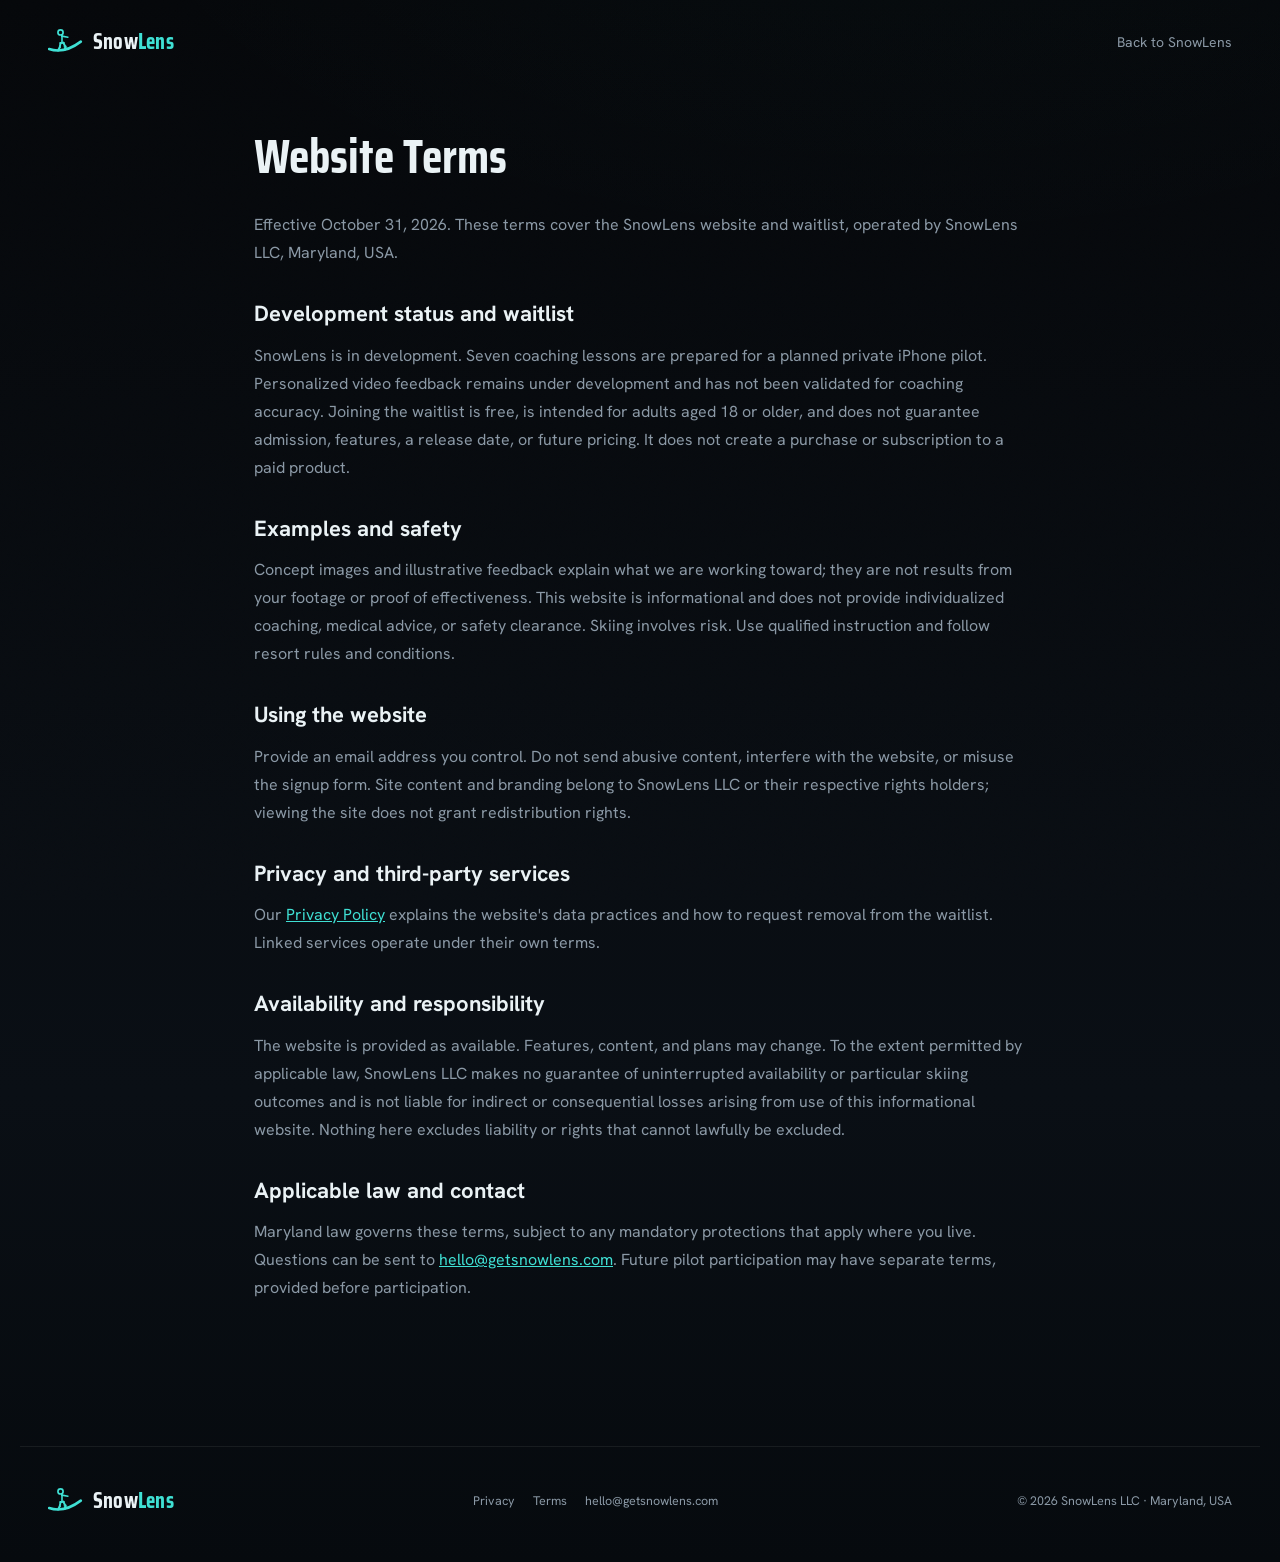
<file: terms.html>
<!doctype html><html lang="en"><head><meta charset="utf-8"><meta name="viewport" content="width=device-width,initial-scale=1">
<title>Website Terms — SnowLens</title><meta name="description" content="Website Terms for the SnowLens website and pilot waitlist."><link rel="canonical" href="https://www.getsnowlens.com/terms.html">
<meta property="og:type" content="website"><meta property="og:site_name" content="SnowLens"><meta property="og:title" content="Website Terms — SnowLens"><meta property="og:description" content="Website Terms for the SnowLens website and pilot waitlist."><meta property="og:url" content="https://www.getsnowlens.com/terms.html"><meta property="og:image" content="https://www.getsnowlens.com/social.jpg"><meta property="og:image:width" content="1200"><meta property="og:image:height" content="630"><meta property="og:image:alt" content="Skier carving a turn in the snow">
<meta name="twitter:card" content="summary_large_image"><meta name="twitter:title" content="Website Terms — SnowLens"><meta name="twitter:description" content="Website Terms for the SnowLens website and pilot waitlist."><meta name="twitter:image" content="https://www.getsnowlens.com/social.jpg">
<link rel="icon" href="/favicon.ico" sizes="any"><link rel="icon" type="image/svg+xml" href="/favicon.svg"><link rel="apple-touch-icon" href="/apple-touch-icon.png">
<link rel="preconnect" href="https://fonts.googleapis.com"><link rel="preconnect" href="https://fonts.gstatic.com" crossorigin><link href="https://fonts.googleapis.com/css2?family=Hanken+Grotesk:wght@400;500;600;700&amp;family=Saira+Condensed:wght@500;600;700&amp;family=Saira:wght@500;600&amp;display=swap" rel="stylesheet"><link rel="stylesheet" href="/styles.css"></head><body><a class="skip" href="#main">Skip to content</a><header><a class="wordmark" href="/" aria-label="SnowLens home"><svg class="logo" viewBox="6 12 98 76" xmlns="http://www.w3.org/2000/svg" aria-hidden="true"><path d="M9 69 Q50 83 95 49" fill="none" stroke="currentColor" stroke-width="7" stroke-linecap="round" stroke-linejoin="round"/><path d="M40 53 L38 64 L33 73.08" fill="none" stroke="currentColor" stroke-width="5.4" stroke-linecap="round" stroke-linejoin="round"/><path d="M48 52 L53 63 L52 70.75" fill="none" stroke="currentColor" stroke-width="5.4" stroke-linecap="round" stroke-linejoin="round"/><path d="M40 53 L48 52" fill="none" stroke="currentColor" stroke-width="4.4" stroke-linecap="round" stroke-linejoin="round"/><path d="M44 34 L44 52.5" fill="none" stroke="currentColor" stroke-width="4.4" stroke-linecap="round" stroke-linejoin="round"/><path d="M42.60 30.50 L44 34" fill="none" stroke="currentColor" stroke-width="4.4" stroke-linecap="round" stroke-linejoin="round"/><path d="M44 34 L60 37" fill="none" stroke="currentColor" stroke-width="4.4" stroke-linecap="round" stroke-linejoin="round"/><circle cx="40" cy="24" r="7" fill="none" stroke="currentColor" stroke-width="4.6"/><circle cx="40" cy="53" r="3" fill="currentColor"/><circle cx="48" cy="52" r="3" fill="currentColor"/><circle cx="38" cy="64" r="2.76" fill="currentColor"/><circle cx="53" cy="63" r="3.5" fill="none" stroke="currentColor" stroke-width="1.8"/></svg><span class="brand">Snow<b>Lens</b></span></a><nav class="nav"><a href="/">Back to SnowLens</a></nav></header><main class="legal" id="main"><h1>Website Terms</h1><p>Effective October 31, 2026. These terms cover the SnowLens website and waitlist, operated by SnowLens LLC, Maryland, USA.</p>
<h2>Development status and waitlist</h2><p>SnowLens is in development. Seven coaching lessons are prepared for a planned private iPhone pilot. Personalized video feedback remains under development and has not been validated for coaching accuracy. Joining the waitlist is free, is intended for adults aged 18 or older, and does not guarantee admission, features, a release date, or future pricing. It does not create a purchase or subscription to a paid product.</p>
<h2>Examples and safety</h2><p>Concept images and illustrative feedback explain what we are working toward; they are not results from your footage or proof of effectiveness. This website is informational and does not provide individualized coaching, medical advice, or safety clearance. Skiing involves risk. Use qualified instruction and follow resort rules and conditions.</p>
<h2>Using the website</h2><p>Provide an email address you control. Do not send abusive content, interfere with the website, or misuse the signup form. Site content and branding belong to SnowLens LLC or their respective rights holders; viewing the site does not grant redistribution rights.</p>
<h2>Privacy and third-party services</h2><p>Our <a href="/privacy.html">Privacy Policy</a> explains the website's data practices and how to request removal from the waitlist. Linked services operate under their own terms.</p>
<h2>Availability and responsibility</h2><p>The website is provided as available. Features, content, and plans may change. To the extent permitted by applicable law, SnowLens LLC makes no guarantee of uninterrupted availability or particular skiing outcomes and is not liable for indirect or consequential losses arising from use of this informational website. Nothing here excludes liability or rights that cannot lawfully be excluded.</p>
<h2>Applicable law and contact</h2><p>Maryland law governs these terms, subject to any mandatory protections that apply where you live. Questions can be sent to <a href="mailto:hello@getsnowlens.com">hello@getsnowlens.com</a>. Future pilot participation may have separate terms, provided before participation.</p></main><footer><a class="wordmark" href="/" aria-label="SnowLens home"><svg class="logo" viewBox="6 12 98 76" xmlns="http://www.w3.org/2000/svg" aria-hidden="true"><path d="M9 69 Q50 83 95 49" fill="none" stroke="currentColor" stroke-width="7" stroke-linecap="round" stroke-linejoin="round"/><path d="M40 53 L38 64 L33 73.08" fill="none" stroke="currentColor" stroke-width="5.4" stroke-linecap="round" stroke-linejoin="round"/><path d="M48 52 L53 63 L52 70.75" fill="none" stroke="currentColor" stroke-width="5.4" stroke-linecap="round" stroke-linejoin="round"/><path d="M40 53 L48 52" fill="none" stroke="currentColor" stroke-width="4.4" stroke-linecap="round" stroke-linejoin="round"/><path d="M44 34 L44 52.5" fill="none" stroke="currentColor" stroke-width="4.4" stroke-linecap="round" stroke-linejoin="round"/><path d="M42.60 30.50 L44 34" fill="none" stroke="currentColor" stroke-width="4.4" stroke-linecap="round" stroke-linejoin="round"/><path d="M44 34 L60 37" fill="none" stroke="currentColor" stroke-width="4.4" stroke-linecap="round" stroke-linejoin="round"/><circle cx="40" cy="24" r="7" fill="none" stroke="currentColor" stroke-width="4.6"/><circle cx="40" cy="53" r="3" fill="currentColor"/><circle cx="48" cy="52" r="3" fill="currentColor"/><circle cx="38" cy="64" r="2.76" fill="currentColor"/><circle cx="53" cy="63" r="3.5" fill="none" stroke="currentColor" stroke-width="1.8"/></svg><span class="brand">Snow<b>Lens</b></span></a><div class="links"><a href="/privacy.html">Privacy</a><a href="/terms.html">Terms</a><a href="mailto:hello@getsnowlens.com">hello@getsnowlens.com</a></div><div>© 2026 SnowLens LLC · Maryland, USA</div></footer></body></html>
</file>
<file: styles.css>
:root{
    --bg:#090C10; --bg2:#0E1318; --surface:#121A22; --surface2:#18222C;
    --line:rgba(255,255,255,.07); --line2:rgba(255,255,255,.12);
    --ink:#EAF2F5; --dim:#8B99A6; --faint:#8B99A6;
    --accent:#3FE0D4; --accent-deep:#11B3A7;
    --warn:#FF6F61; --warn-soft:rgba(255,111,97,.14);
    --good:#56E0A6; --good-soft:rgba(86,224,166,.13);
    --amber:#F2B65A; --amber-soft:rgba(242,182,90,.13);
    --disp:"Saira Condensed",sans-serif; --tech:"Saira",sans-serif; --ui:"Hanken Grotesk",sans-serif;
    
    --hero-bg: url('hero.webp');  

  }
  *{margin:0;padding:0;box-sizing:border-box}
  html{scroll-behavior:smooth}
  body{
    font-family:var(--ui); color:var(--ink); -webkit-font-smoothing:antialiased;
    background:
      radial-gradient(1400px 700px at 70% -10%, rgba(63,224,212,.025) 0%, transparent 60%),
      linear-gradient(180deg,#05070a 0%, #0a0f15 70%, #060a0e 100%);
    min-height:100vh; overflow-x:hidden;
  }
  body::before{
    content:""; position:fixed; inset:0; pointer-events:none; z-index:0; opacity:.32;
    background:repeating-linear-gradient(115deg, rgba(255,255,255,.014) 0 1px, transparent 1px 76px);
  }
  body::after{
    content:""; position:fixed; inset:0; pointer-events:none; z-index:1; opacity:.045; mix-blend-mode:overlay;
    background-image:url("data:image/svg+xml,%3Csvg xmlns='http://www.w3.org/2000/svg' width='180' height='180'%3E%3Cfilter id='n'%3E%3CfeTurbulence type='fractalNoise' baseFrequency='.85' numOctaves='2'/%3E%3C/filter%3E%3Crect width='100%25' height='100%25' filter='url(%23n)'/%3E%3C/svg%3E");
  }

  
  header{
    position:relative; z-index:10; max-width:1240px; margin:0 auto;
    display:flex; align-items:center; justify-content:space-between;
    padding:24px 28px;
  }
  .wordmark{font-family:var(--disp); font-weight:700; font-size:22px; letter-spacing:1.6px; display:inline-flex; align-items:center; gap:9px}
  .wordmark .logo{height:28px; width:auto; color:var(--accent); flex-shrink:0; display:block}
  .wordmark b{color:var(--accent)}
  .nav{display:flex; align-items:center; gap:28px}
  .nav a{font-size:14px; color:var(--dim); text-decoration:none; transition:.18s}
  .nav a:hover{color:var(--ink)}
  .btn-tiny{
    font-family:var(--ui); font-weight:600; font-size:13.5px; color:#06121a;
    background:var(--accent); border:none; padding:10px 18px; border-radius:999px;
    cursor:pointer; transition:.2s; letter-spacing:.2px;
  }
  .btn-tiny:hover{filter:brightness(1.08); transform:translateY(-1px)}

  
  .hero{
    position:relative; z-index:5; max-width:1240px; margin:0 auto;
    min-height:calc(100vh - 72px);
    padding:20px 28px 20px;
    display:grid; grid-template-columns:.92fr 1.08fr; gap:44px; align-items:center;
    overflow:hidden;
  }
  
  .hero::before{
    content:""; position:absolute; inset:0; z-index:0; pointer-events:none;
    background:
      radial-gradient(ellipse 55% 70% at 75% 50%, rgba(63,224,212,.035) 0%, transparent 65%);
  }
  
  @keyframes scan-dash{ to{ stroke-dashoffset:-120 } }

  
  .col-copy{position:relative; z-index:5}

  h1.headline{
    font-family:var(--disp); font-weight:600;
    font-size:clamp(48px, 6vw, 80px); line-height:.94; letter-spacing:-.6px;
    margin-bottom:22px;
    opacity:0; transform:translateY(14px); animation:rise .8s cubic-bezier(.2,.7,.3,1) .2s forwards;
  }
  h1.headline .accent{color:var(--accent)}
  h1.headline .strike{
    display:inline-block; position:relative;
  }
  h1.headline .strike{color:var(--accent)}
  h1.headline .strike::after{
    content:""; position:absolute; left:0; right:-2%; bottom:-2px; height:4px;
    background:var(--accent); transform:scaleX(0); transform-origin:left;
    animation:strike .7s cubic-bezier(.6,0,.4,1) 1.3s forwards; border-radius:2px;
  }
  @keyframes strike{to{transform:scaleX(1)}}

  .sub{
    font-size:17.5px; line-height:1.62; color:var(--dim); max-width:500px;
    margin-bottom:30px; letter-spacing:.1px;
    opacity:0; transform:translateY(10px); animation:rise .7s ease .35s forwards;
  }
  .sub b{color:var(--ink); font-weight:600}

  .props{
    display:grid; grid-template-columns:repeat(3, 1fr); gap:22px;
    margin-bottom:40px;
    opacity:0; transform:translateY(10px); animation:rise .7s ease .5s forwards;
  }
  .prop{
    padding:20px 16px 18px; background:var(--surface);
    border:1px solid var(--line); border-radius:14px;
    position:relative; overflow:hidden;
  }
  .prop::before{
    content:""; position:absolute; top:0; left:0; right:0; height:1px;
    background:linear-gradient(90deg,transparent,rgba(63,224,212,.10),transparent);
  }
  .prop .pi{
    width:32px; height:32px; border-radius:9px; background:rgba(63,224,212,.10);
    border:1px solid rgba(63,224,212,.2); display:grid; place-items:center; margin-bottom:10px;
  }
  .prop .pi svg{width:16px; height:16px; stroke:var(--accent); fill:none; stroke-width:2}
  .prop h3{font-family:var(--ui); font-weight:600; font-size:14px; line-height:1.25; margin-bottom:5px}
  .prop p{font-size:13px; color:var(--dim); line-height:1.5}

  
  .cta-wrap{
    opacity:0; transform:translateY(10px); animation:rise .7s ease .65s forwards;
  }
  form.capture{
    display:flex; gap:8px; background:var(--surface);
    border:1px solid var(--line2); border-radius:14px; padding:6px;
    max-width:480px;
    transition:border-color .2s, box-shadow .2s;
  }
  form.capture:focus-within{
    border-color:rgba(63,224,212,.45);
    box-shadow:0 0 0 4px rgba(63,224,212,.08);
  }
  form.capture input{
    flex:1; background:transparent; border:none; outline:none;
    padding:14px 14px; font-family:var(--ui); font-size:15px; color:var(--ink);
  }
  form.capture input::placeholder{color:var(--faint)}
  form.capture button{
    font-family:var(--ui); font-weight:700; font-size:14.5px; color:#06121a;
    background:var(--accent); border:none; padding:0 22px; border-radius:10px; cursor:pointer;
    transition:.18s; letter-spacing:.2px;
    display:flex; align-items:center; gap:6px;
  }
  form.capture button:hover{filter:brightness(1.08); transform:translateY(-1px)}
  form.capture button svg{width:15px; height:15px; stroke:#06121a; fill:none; stroke-width:2.4}

  .trust{
    margin-top:18px; display:flex; align-items:center; gap:14px;
    font-size:12px; color:var(--faint); letter-spacing:.1px;
  }
  .trust .dot{width:5px; height:5px; border-radius:50%; background:var(--good); box-shadow:0 0 4px rgba(86,224,166,.5)}
  .trust b{color:var(--dim); font-weight:600}


  
  .col-hero{
    position:relative; z-index:5;
    display:flex; align-items:center; justify-content:center;
  }

  .hero-card{
    position:relative; width:100%; max-width:760px;
    aspect-ratio: 4/5;
    opacity:0; transform:translateY(20px) scale(.985);
    animation: rise-hero 1s cubic-bezier(.2,.7,.3,1) .15s forwards;
  }
  @keyframes rise-hero{ to{ opacity:1; transform:none; } }

  
  .hero-frame{
    position:absolute; inset:0;
    border-radius:20px; overflow:hidden;
    box-shadow:
      0 50px 110px -25px rgba(0,0,0,.85),
      0 0 0 1px rgba(255,255,255,.05),
      0 0 100px -10px rgba(63,224,212,.14);
  }

  
  .hero-photo{
    position:absolute; inset:0;
    background-color: var(--bg2);
    background-image:
      
      repeating-linear-gradient(
        115deg,
        rgba(255,255,255,.012) 0 1px,
        transparent 1px 28px
      ),
      
      radial-gradient(ellipse 120% 80% at 50% 50%, transparent 40%, rgba(0,0,0,.35) 100%),
      var(--hero-bg);
    background-size: auto, auto, cover;
    background-position: center, center, center;
    filter: contrast(1.04) saturate(1.04);
  }
    
  .hero-photo::after{
    content:""; position:absolute; inset:0; pointer-events:none;
    background:
      linear-gradient(180deg, rgba(0,0,0,.20) 0%, rgba(0,0,0,0) 28%, rgba(0,0,0,0) 55%, rgba(6,10,14,.55) 100%);
  }
  
  .hero-photo::before{
    content:""; position:absolute; inset:0; pointer-events:none; z-index:0;
    background:
      linear-gradient(180deg, var(--surface) 0%, var(--bg2) 100%);
    opacity: 1;
  }
  
  .hero-card[data-has-image="true"] .hero-photo::before{ display:none; }
  .hero-placeholder-mark{
    position:absolute; top:50%; left:50%; transform:translate(-50%,-50%);
    z-index:1; pointer-events:none;
    font-family:var(--tech); font-size:11px; font-weight:600;
    letter-spacing:2.4px; text-transform:uppercase;
    color:var(--faint); text-align:center;
    display:flex; flex-direction:column; align-items:center; gap:14px;
  }
  .hero-card[data-has-image="true"] .hero-placeholder-mark{ display:none; }
  .hero-placeholder-mark svg{
    width:36px; height:36px; opacity:.45;
    stroke:var(--faint); fill:none; stroke-width:1.4;
  }
  .hero-placeholder-mark .ratio{
    font-size:10px; color:var(--faint); opacity:.7; letter-spacing:1.8px;
  }

  
  .hero-wm{
    position:absolute; top:14px; left:16px; z-index:4;
    font-family:var(--disp); font-weight:700; font-size:11.5px;
    letter-spacing:1.8px; color:rgba(255,255,255,.78);
    display:flex; align-items:center; gap:7px;
    opacity:0; animation:fadein .7s ease 1s forwards;
  }
  .hero-wm::before{
    content:""; width:5px; height:5px; border-radius:50%;
    background:var(--accent); box-shadow:0 0 3px rgba(63,224,212,.55);
  }
  .hero-wm b{color:var(--accent)}

  
  .hero-track{
    position:absolute; top:14px; right:14px; z-index:4;
    font-family:var(--tech); font-weight:600; font-size:9.5px;
    letter-spacing:1.6px; text-transform:uppercase;
    padding:5px 9px 5px 8px;
    background:rgba(6,10,14,.55); -webkit-backdrop-filter:blur(8px); backdrop-filter:blur(8px);
    border:1px solid rgba(63,224,212,.25); border-radius:999px;
    color:var(--accent);
    display:inline-flex; align-items:center; gap:6px;
    opacity:0; animation:fadein .7s ease 1.1s forwards;
  }
  .hero-track::before{
    content:""; width:6px; height:6px; border-radius:50%; background:var(--accent);
    box-shadow:0 0 3px rgba(63,224,212,.55);
  }

  
  .hero-insight{
    position:absolute; left:18px; right:18px; bottom:18px; z-index:5;
    padding:14px 16px 16px;
    background:rgba(6,10,14,.84);
    -webkit-backdrop-filter:blur(16px); backdrop-filter:blur(16px);
    border:1px solid rgba(255,255,255,.08);
    border-left:3px solid var(--warn);
    border-radius:10px;
    opacity:0; transform:translateY(8px);
    animation: insight-rise .85s cubic-bezier(.2,.7,.3,1) 1.0s forwards;
  }
  @keyframes insight-rise{ to{ opacity:1; transform:none; } }
  .hero-insight .lbl{
    font-family:var(--tech); font-size:10px; font-weight:700;
    letter-spacing:2.4px; text-transform:uppercase; color:var(--warn);
    display:block; margin-bottom:7px;
  }
  .hero-insight .obs{
    font-family:var(--ui); font-size:17px; line-height:1.42; color:var(--ink);
    font-weight:500; display:block;
  }
  .hero-insight .obs em{
    font-style:normal; color:var(--accent); font-weight:600;
  }

  
  
  .proof{
    position:relative; z-index:5; max-width:1240px; margin:72px auto 0;
    padding:72px 28px 56px;
    border-top:1px solid var(--line);
  }
  .proof-eye{
    font-family:var(--tech); font-size:11px; font-weight:600; letter-spacing:2.6px;
    text-transform:uppercase; color:var(--accent); text-align:center; margin-bottom:14px;
  }
  .proof-h{
    font-family:var(--disp); font-weight:600; font-size:clamp(34px, 4.2vw, 52px);
    line-height:1.04; text-align:center; margin-bottom:14px; letter-spacing:-.4px;
  }
  .proof-sub{
    text-align:center; color:var(--dim); font-size:17px; line-height:1.45;
    max-width:480px; margin:0 auto 48px; letter-spacing:.2px;
    font-style:italic; opacity:.85;
  }
  .proof-grid{
    display:grid; grid-template-columns:repeat(3, 1fr); gap:28px;
    align-items:start;
  }
  .proof-panel{
    position:relative;
    display:flex; flex-direction:column;
  }
  .proof-frame{
    position:relative; width:100%; aspect-ratio: 4/5;
    border-radius:16px; overflow:hidden;
    border:1px solid var(--line2);
    box-shadow:
      0 24px 60px -18px rgba(0,0,0,.6),
      0 0 0 1px rgba(255,255,255,.03);
  }
  .proof-photo{
    position:absolute; inset:0;
    background-color: var(--bg2);
    background-size: cover;
    background-position: center;
    filter: contrast(1.03) saturate(1.1);
  }
  .proof-photo::after{
    content:""; position:absolute; inset:0;
    background:
      repeating-linear-gradient(115deg, rgba(255,255,255,.012) 0 1px, transparent 1px 28px),
      radial-gradient(ellipse 120% 80% at 50% 50%, transparent 40%, rgba(0,0,0,.35) 100%);
  }
  .proof-photo::before{
    content:""; position:absolute; inset:0; z-index:0; pointer-events:none;
    background: linear-gradient(180deg, var(--surface) 0%, var(--bg2) 100%);
  }
  .proof-frame[data-has-image="true"] .proof-photo::before{ display:none; }
  .proof-placeholder-mark{
    position:absolute; top:50%; left:50%; transform:translate(-50%,-50%);
    z-index:1; pointer-events:none;
    font-family:var(--tech); font-size:9.5px; font-weight:600;
    letter-spacing:2px; text-transform:uppercase;
    color:var(--faint); text-align:center;
    display:flex; flex-direction:column; align-items:center; gap:10px;
  }
  .proof-frame[data-has-image="true"] .proof-placeholder-mark{ display:none; }
  .proof-placeholder-mark svg{
    width:26px; height:26px; opacity:.4;
    stroke:var(--faint); fill:none; stroke-width:1.4;
  }
  .proof-frame .label{
    position:absolute; top:12px; left:12px; z-index:4;
    font-family:var(--tech); font-weight:700; font-size:9px;
    letter-spacing:1.9px; text-transform:uppercase;
    padding:5px 9px 5px 9px;
    background:rgba(6,10,14,.62);
    -webkit-backdrop-filter:blur(8px); backdrop-filter:blur(8px);
    border:1px solid rgba(255,255,255,.08);
    border-radius:4px;
    color:var(--dim);
  }
  .proof-frame .label.live{
    color:var(--accent);
    border-color:rgba(63,224,212,.28);
  }
  .proof-frame .label.live::before{
    content:""; display:inline-block; width:5px; height:5px; border-radius:50%;
    background:var(--accent); box-shadow:0 0 3px rgba(63,224,212,.5);
    margin-right:6px; vertical-align:1px;
  }
  .proof-frame .label.warn{
    color:var(--warn);
    border-color:rgba(255,111,97,.3);
  }

  
  .proof-joints{
    position:absolute; inset:0; z-index:3; pointer-events:none;
  }
  .proof-joints svg{ width:100%; height:100%; display:block; overflow:visible; }

  
  .proof-dim{
    position:absolute; inset:0; z-index:2;
    background:linear-gradient(180deg, rgba(6,10,14,.05) 0%, rgba(6,10,14,.55) 100%);
  }
  .proof-result{
    position:absolute; left:14px; right:14px; bottom:14px; z-index:4;
    padding:14px 15px 14px;
    background:rgba(6,10,14,.84);
    -webkit-backdrop-filter:blur(14px); backdrop-filter:blur(14px);
    border:1px solid rgba(255,255,255,.08);
    border-left:2.5px solid var(--warn);
    border-radius:8px;
  }
  .proof-result .row{ margin-bottom:9px; }
  .proof-result .row:last-child{ margin-bottom:0; }
  .proof-result .row .k{
    font-family:var(--tech); font-size:8.5px; font-weight:700;
    letter-spacing:2.1px; text-transform:uppercase;
    display:block; margin-bottom:3px;
  }
  .proof-result .row.felt .k{ color:var(--faint); }
  .proof-result .row.actual .k{ color:var(--warn); }
  .proof-result .row .v{
    font-family:var(--ui); font-size:13px; line-height:1.4; display:block;
  }
  .proof-result .row.felt .v{ color:var(--dim); font-style:italic; }
  .proof-result .row.actual .v{ color:var(--ink); font-weight:500; }

  
  .proof-cap{
    padding:18px 4px 0;
  }
  .proof-cap .step{
    font-family:var(--tech); font-size:10.5px; font-weight:700;
    letter-spacing:2.4px; text-transform:uppercase; color:var(--accent);
    margin-bottom:7px;
  }
  .proof-cap h3{
    font-family:var(--disp); font-weight:600; font-size:22px; line-height:1.15;
    margin-bottom:8px; letter-spacing:-.1px;
  }
  .proof-cap p{
    color:var(--dim); font-size:14.5px; line-height:1.5;
  }

  
  .proof-grid > .proof-panel:not(:last-child)::after{
    content:""; position:absolute; top: 22%; right:-22px; z-index:5;
    width:14px; height:14px;
    border-top:1px solid rgba(63,224,212,.5);
    border-right:1px solid rgba(63,224,212,.5);
    transform:rotate(45deg);
  }

  
  .pjline{
    stroke: var(--accent); stroke-width: 1.3; fill: none; stroke-linecap: round;
    opacity:.48;
  }
  .pjdot{
    fill: var(--accent); opacity:.82;
    filter: drop-shadow(0 0 1.5px rgba(63,224,212,.4));
  }
  



  
  .credibility{
    max-width:900px; margin:0 auto;
    padding:0 28px 56px;
    text-align:center;
  }
  .credibility p{
    font-family:var(--disp); font-weight:500;
    font-size:13.5px; letter-spacing:1.4px; text-transform:uppercase;
    color:var(--faint);
  }

  
  footer{
    position:relative; z-index:5; max-width:1240px; margin:60px auto 0;
    padding:28px 28px 36px;
    border-top:1px solid var(--line);
    display:flex; align-items:center; justify-content:space-between; flex-wrap:wrap; gap:18px;
    font-size:12.5px; color:var(--faint);
  }
  footer .links{display:flex; gap:24px}
  footer a{color:var(--dim); text-decoration:none; transition:.18s}
  footer a:hover{color:var(--ink)}

  
  @keyframes rise{to{opacity:1; transform:none}}
  @keyframes fadein{to{opacity:1}}

  
  @media (max-width:980px){
    .hero{grid-template-columns:1fr; gap:40px; padding:30px 24px 80px}
    .proof{padding:60px 24px 40px; margin-top:40px}
    .proof-grid{grid-template-columns:1fr; gap:36px}
    .proof-grid > .proof-panel:not(:last-child)::after{
      top:auto; right:50%; bottom:-22px;
      transform:translateX(50%) rotate(135deg);
    }
    .proof-cap{padding-top:14px}
    .proof-cap h3{font-size:20px}
    header{padding:20px 22px}
    .nav a:not(.btn-tiny){display:none}
    h1.headline{font-size:clamp(40px, 9vw, 60px)}
    .props{grid-template-columns:1fr; gap:10px}
    .prop{display:flex; gap:14px; align-items:flex-start; padding:14px}
    .prop .pi{margin-bottom:0}
    .hero-card{max-width:100%}
    .hero-insight{left:14px; right:14px; bottom:14px; padding:13px 14px 14px}
    .hero-insight .obs{font-size:14px}
  }
  @media (max-width:480px){
    form.capture{flex-direction:column; padding:8px}
    form.capture button{padding:14px; justify-content:center}
    .hero-insight{left:12px; right:12px; bottom:12px; padding:11px 13px 12px}
    .hero-insight .lbl{font-size:9px;}
    .hero-insight .obs{font-size:13px}
    .hero-wm{font-size:10px; top:10px; left:12px}
  }


  
  .proof-close{
    margin:56px auto 0; max-width:520px;
    text-align:center;
    font-family:var(--disp); font-weight:500;
    font-size:17px; line-height:1.4; letter-spacing:.2px;
    color:var(--ink);
    font-style:italic;
    opacity:.78;
  }

  
  .trust-sub{
    font-size:11.5px; color:var(--faint); letter-spacing:.25px;
    margin-top:7px; padding-left:19px; 
    line-height:1.4;
  }

  
  .cta2{
    position:relative; z-index:5; max-width:1240px; margin:0 auto;
    padding:84px 28px 80px;
    border-top:1px solid var(--line);
    text-align:center;
  }
  .cta2-h{
    font-family:var(--disp); font-weight:600;
    font-size:clamp(28px, 3.4vw, 40px); line-height:1.08; letter-spacing:-.3px;
    margin-bottom:14px;
  }
  .cta2-sub{
    color:var(--dim); font-size:15.5px; line-height:1.6; letter-spacing:.1px;
    max-width:560px; margin:0 auto 28px;
  }
  .cta2-form{
    display:flex; align-items:center; gap:0;
    max-width:480px; margin:0 auto;
    background:var(--surface); border:1px solid var(--line2); border-radius:12px;
    padding:6px; transition:border-color .2s, box-shadow .2s;
  }
  .cta2-form:focus-within{
    border-color:rgba(63,224,212,.4);
    box-shadow:0 0 0 4px rgba(63,224,212,.08);
  }
  .cta2-form input{
    flex:1; background:transparent; border:none; outline:none;
    color:var(--ink); font-family:var(--ui); font-size:15px;
    padding:11px 14px;
  }
  .cta2-form input::placeholder{color:var(--faint)}
  .cta2-form button{
    font-family:var(--ui); font-weight:600; font-size:14px; color:#06121a;
    background:var(--accent); border:none; padding:12px 20px; border-radius:8px;
    cursor:pointer; transition:.2s; letter-spacing:.2px;
    display:flex; align-items:center; gap:8px;
    white-space:nowrap;
  }
  .cta2-form button:hover{filter:brightness(1.08); transform:translateY(-1px)}
  .cta2-form button svg{width:14px; height:14px; stroke:currentColor; stroke-width:2; fill:none}
  .cta2-support{
    margin-top:20px; font-size:12.5px; color:var(--faint); letter-spacing:.1px;
  }
  .cta2-support a{color:var(--dim); text-decoration:none; transition:.18s; border-bottom:1px solid rgba(255,255,255,.08)}
  .cta2-support a:hover{color:var(--ink); border-bottom-color:rgba(255,255,255,.25)}

  @media (max-width:560px){
    .cta2{padding:60px 24px 56px}
    .cta2-form{flex-direction:column; padding:8px; gap:6px}
    .cta2-form input{width:100%}
    .cta2-form button{width:100%; justify-content:center; padding:14px}
  }


  
  .outcome{
    text-align:center; max-width:600px; margin:0 auto;
    padding:0 28px 36px;
    font-size:14.5px; color:var(--dim); letter-spacing:.2px; line-height:1.5;
  }

  
  .value-props{
    max-width:920px; margin:0 auto; padding:0 40px 72px;
    display:grid; grid-template-columns:repeat(2,1fr); gap:24px;
  }
  @media (max-width:720px){
    .value-props{grid-template-columns:1fr; gap:14px; padding:0 24px 56px}
  }


a{color:var(--accent)}
.nav a.btn-tiny,.nav a.btn-tiny:hover{color:#06121a}
:focus-visible{outline:3px solid var(--accent)!important;outline-offset:4px}
.wordmark{letter-spacing:.2px;color:var(--ink);text-decoration:none}
.wordmark .brand{white-space:nowrap}
.hero-wm{letter-spacing:.4px}
.eyebrow{color:var(--accent);font-size:12px;letter-spacing:1.5px;text-transform:uppercase;margin-bottom:18px}
.form-label{display:block;font-size:14px;margin:0 0 8px;color:var(--ink)}
.form-note,.form-status{font-size:13px;line-height:1.6;color:var(--dim);max-width:480px;margin-top:12px}
.form-status{min-height:1.6em;color:var(--ink)}
.cta2 .form-note,.cta2 .form-status{margin-left:auto;margin-right:auto}
input{min-width:0}button:disabled{cursor:wait;opacity:.8}
.honeypot{display:none!important}
.hero-insight .lbl{letter-spacing:1px;font-size:11px}
.hero-insight .obs{font-size:16px}
.proof-sub{max-width:640px;opacity:1;font-style:normal}
.proof-image{width:100%;height:100%;object-fit:cover;display:block}
.image-note{font-size:13px;color:var(--dim);text-align:center;line-height:1.6;margin:28px auto 0;max-width:660px}
.about{position:relative;z-index:5;max-width:920px;margin:0 auto;padding:40px 28px 64px}
.about h2{font-family:var(--disp);font-size:36px;margin-bottom:12px}
.about p{color:var(--dim);line-height:1.7;max-width:720px}
footer .links{flex-wrap:wrap;gap:18px}footer a{padding:8px 0}
.skip{position:absolute;left:16px;top:-100px;z-index:50;background:var(--bg);padding:12px}
.skip:focus{top:12px}
.legal{position:relative;z-index:5;max-width:820px;margin:auto;padding:32px 24px 72px;line-height:1.75}
.legal h1{font-family:var(--disp);font-size:48px;margin-bottom:12px}.legal h2{font-size:22px;margin:28px 0 8px}
.legal p,.legal li{color:var(--dim);margin-bottom:12px}.legal ul{padding-left:24px}
@media(max-width:480px){header{padding:20px 16px;gap:12px}.wordmark{font-size:21px;gap:5px}.wordmark .logo{height:24px}.btn-tiny{padding:10px 12px;font-size:12px}.hero-insight .obs{font-size:13px}.hero-insight .lbl{font-size:10px}.hero-wm{font-size:12px}footer{margin-top:16px}}
@media(prefers-reduced-motion:reduce){html{scroll-behavior:auto}*,*::before,*::after{animation:none!important;transition:none!important}.headline,.sub,.cta-wrap,.hero-card,.hero-insight,.hero-wm{opacity:1!important;transform:none!important}.headline .strike::after{transform:scaleX(1)}}
</file>
